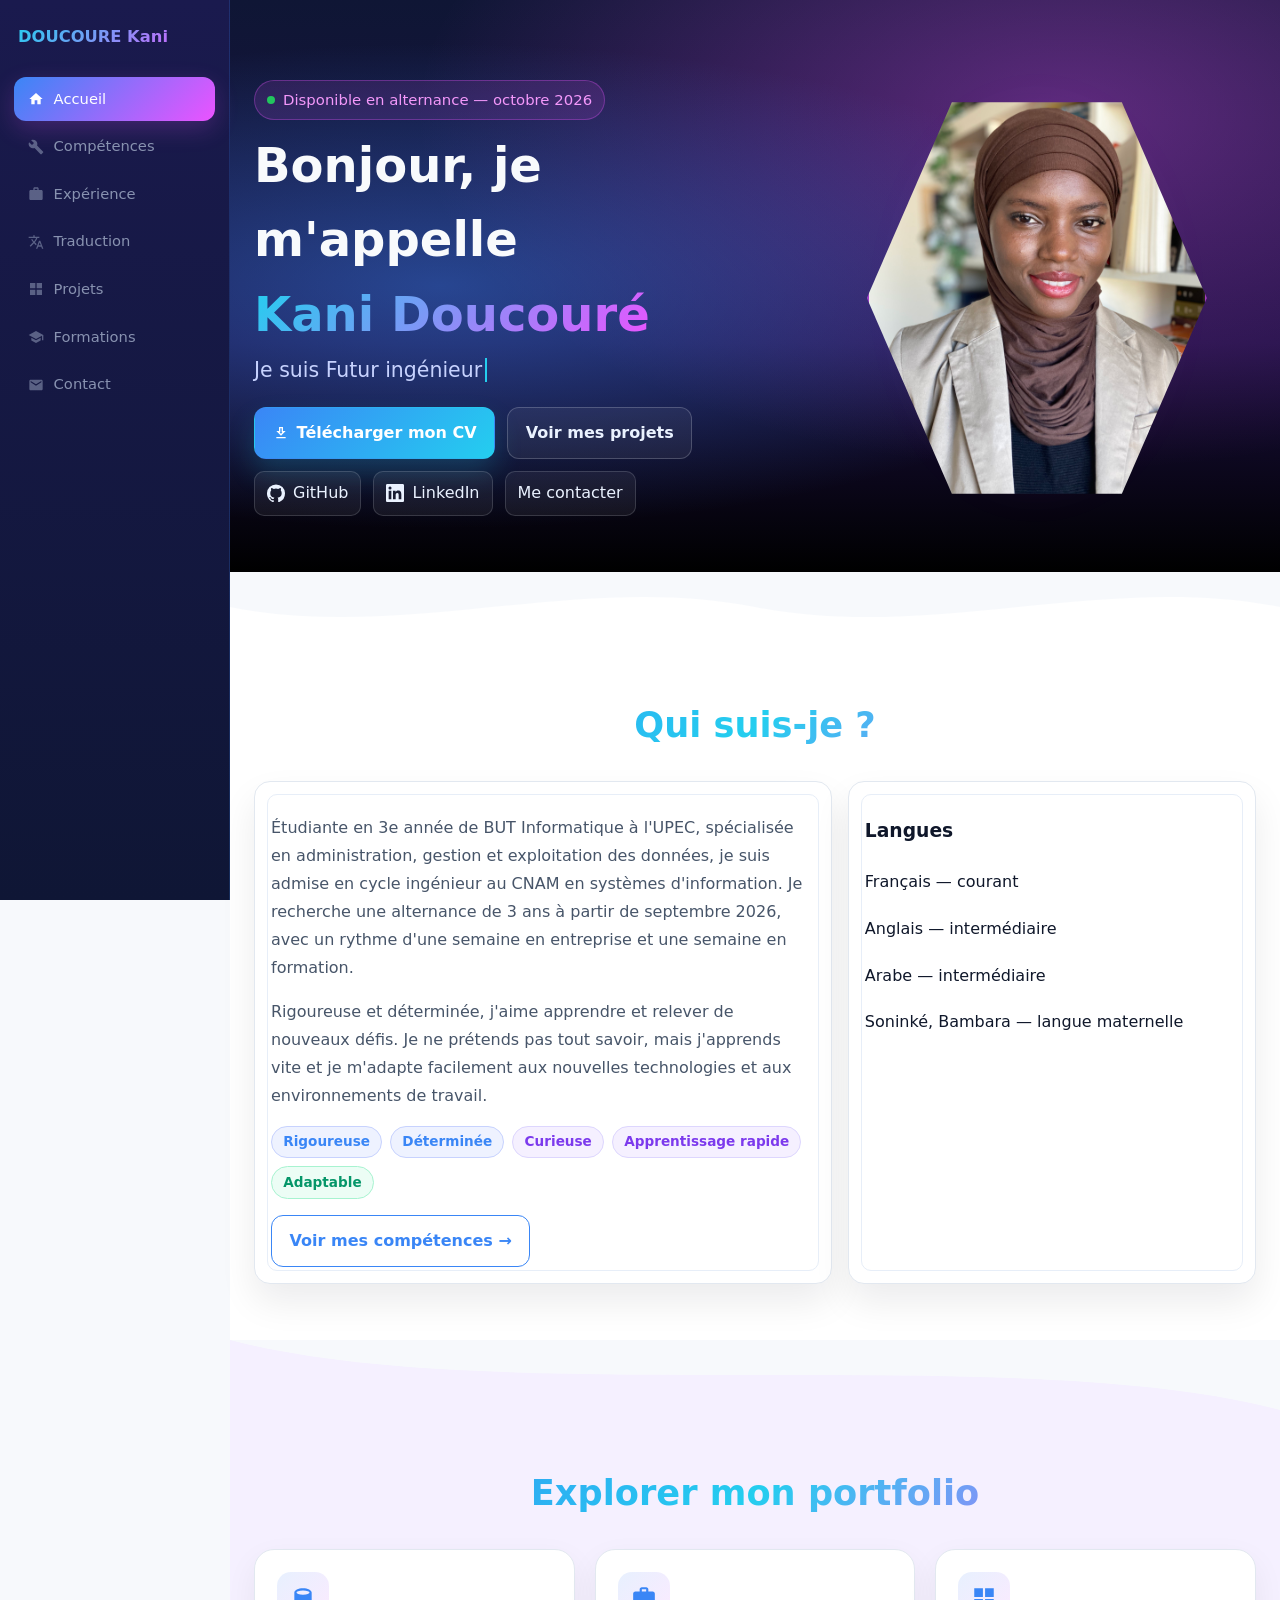
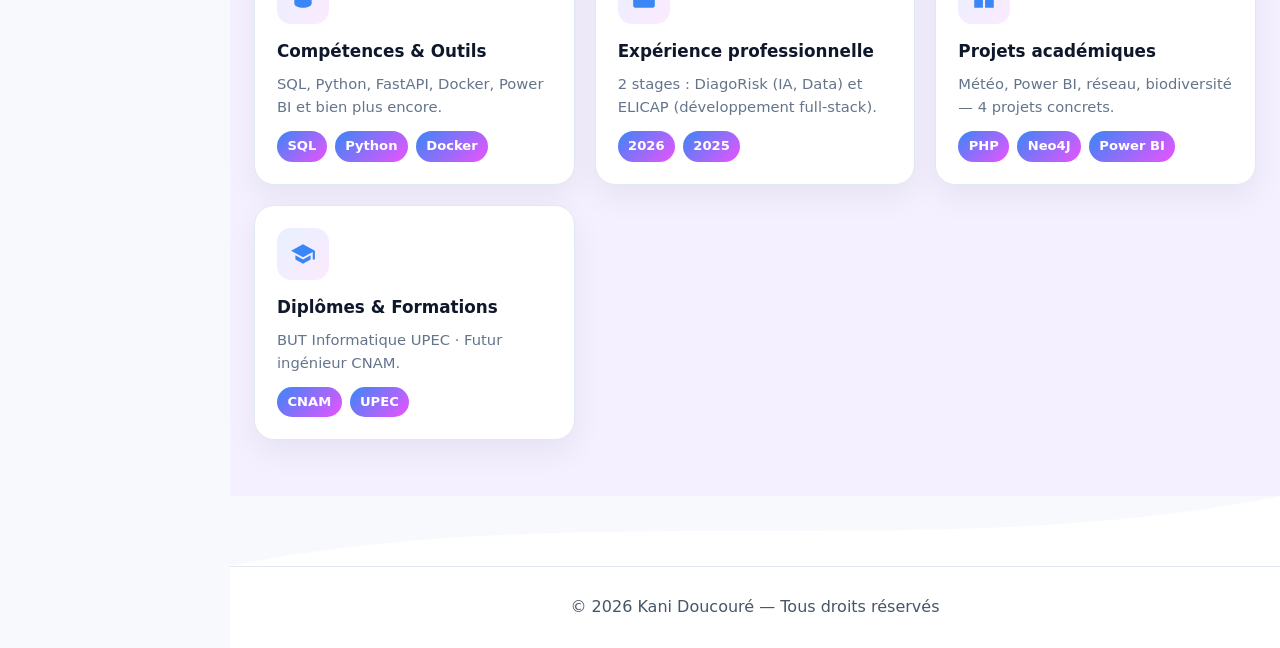
<file: index.html>
<!doctype html>
<html lang="fr">
<head>
  <meta charset="utf-8"/>
  <meta name="viewport" content="width=device-width, initial-scale=1"/>
  <title>Kani Doucouré — Portfolio</title>
  <link rel="stylesheet" href="css/styles.css"/>
</head>
<body>
  <a class="skip-link" href="#main">Aller au contenu</a>
  <header class="side-header" role="banner"></header>
  <button class="back-to-top" id="backToTop" aria-label="Retour en haut">↑</button>

  <!-- HERO -->
  <section class="hero-neo" aria-label="Accueil" style="padding:72px 0 48px;color:#eaf2ff;background:radial-gradient(ellipse at 20% 50%,rgba(58,134,246,.45) 0%,transparent 60%),radial-gradient(ellipse at 80% 20%,rgba(235,83,255,.35) 0%,transparent 55%),linear-gradient(180deg,#0f1635 0%,#1a1040 60%,#000000 100%);">
    <div class="container">
      <div id="main" class="hero-neo-grid-inner" style="display:grid;grid-template-columns:1.1fr .9fr;gap:28px;align-items:center;">

        <!-- Texte -->
        <div>
          <span class="badge pulse">Disponible en alternance — octobre 2026</span>
          <h1 style="margin:.5rem 0 .25rem;font-size:clamp(2rem,1rem + 2.8vw,3rem);color:#f8fafc;">Bonjour, je m'appelle<br><span style="background:linear-gradient(135deg,#24ceef,#eb53ff);-webkit-background-clip:text;background-clip:text;color:transparent;">Kani Doucouré</span></h1>
          <p style="font-size:clamp(1.1rem,.8rem + .6vw,1.35rem);color:#c7d2fe;margin:0 0 .6rem;">Je suis&nbsp;<span class="typing-text" style="border-right:2px solid #24ceef;padding-right:3px;"></span></p>

          <div style="display:flex;gap:12px;flex-wrap:wrap;margin-top:20px;">
            <a class="btn primary" href="docs/CV_Kani_DOUCOURE_Informatique_Alternance.pdf" download>
              <svg viewBox="0 0 24 24" aria-hidden="true" width="16" height="16"><path fill="currentColor" d="M19 9h-4V3H9v6H5l7 7 7-7zm-8 2V5h2v6h1.17L12 13.17 9.83 11H11zm-6 7h14v2H5z"/></svg>
              Télécharger mon CV
            </a>
            <a class="btn ghost" href="projets.html">Voir mes projets</a>
          </div>

          <div class="social-row">
            <a class="social" href="https://github.com/kanisira" target="_blank" rel="noopener">
              <svg viewBox="0 0 24 24" aria-hidden="true"><path fill="currentColor" d="M12 .5A12 12 0 0 0 0 12.76c0 5.41 3.44 9.99 8.21 11.61.6.11.82-.27.82-.6l-.02-2.1c-3.34.75-4.04-1.64-4.04-1.64-.55-1.45-1.35-1.84-1.35-1.84-1.1-.78.08-.77.08-.77 1.22.09 1.86 1.28 1.86 1.28 1.08 1.9 2.84 1.35 3.53 1.03.11-.81.42-1.35.76-1.66-2.66-.31-5.46-1.38-5.46-6.16 0-1.36.46-2.47 1.22-3.34-.12-.31-.53-1.57.11-3.27 0 0 1-.33 3.28 1.27a11.1 11.1 0 0 1 5.97 0c2.28-1.6 3.28-1.27 3.28-1.27.64 1.7.23 2.96.11 3.27.76.87 1.22 1.98 1.22 3.34 0 4.79-2.8 5.84-5.47 6.15.43.38.81 1.12.81 2.26l-.02 3.35c0 .33.22.72.83.6A12.27 12.27 0 0 0 24 12.76 12 12 0 0 0 12 .5Z"/></svg>
              GitHub
            </a>
            <a class="social" href="https://www.linkedin.com/in/kani-doucour%C3%A9-6a21052b5" target="_blank" rel="noopener">
              <svg viewBox="0 0 24 24" aria-hidden="true"><path fill="currentColor" d="M20.447 20.452h-3.554v-5.569c0-1.328-.027-3.037-1.852-3.037-1.853 0-2.136 1.445-2.136 2.939v5.667H9.351V9h3.414v1.561h.046c.477-.9 1.637-1.85 3.37-1.85 3.601 0 4.267 2.37 4.267 5.455v6.286zM5.337 7.433a2.062 2.062 0 0 1-2.063-2.065 2.064 2.064 0 1 1 2.063 2.065zm1.782 13.019H3.555V9h3.564v11.452zM22.225 0H1.771C.792 0 0 .774 0 1.729v20.542C0 23.227.792 24 1.771 24h20.451C23.2 24 24 23.227 24 22.271V1.729C24 .774 23.2 0 22.222 0h.003z"/></svg>
              LinkedIn
            </a>
            <a class="social" href="contact.html">Me contacter</a>
          </div>
        </div>

        <!-- Photo -->
        <div style="display:flex;justify-content:center;">
          <div style="position:relative;width:min(340px,70vw);aspect-ratio:1/1.1;display:grid;place-items:center;">
            <div style="position:absolute;inset:-12% -6%;filter:blur(24px);background:radial-gradient(closest-side,rgba(235,83,255,.45),transparent 70%);z-index:0;"></div>
            <img src="images/photo-kani.jpg" alt="Photo de Kani Doucouré" style="position:relative;z-index:1;width:100%;height:100%;object-fit:cover;clip-path:polygon(25% 6.7%,75% 6.7%,100% 50%,75% 93.3%,25% 93.3%,0% 50%);border:2px solid rgba(235,83,255,.6);box-shadow:0 18px 40px rgba(0,0,0,.5);border-radius:16px;">
          </div>
        </div>

      </div>
    </div>
  </section>

  <div class="wave-divider"><svg viewBox="0 0 1440 70" preserveAspectRatio="none"><path d="M0,35 C240,70 480,0 720,35 C960,70 1200,0 1440,35 L1440,70 L0,70 Z" fill="#ffffff"/></svg></div>

  <!-- PRÉSENTATION RAPIDE -->
  <section class="section sec-white" aria-labelledby="about-title">
    <div class="container">
      <h2 id="about-title" class="section-title">Qui suis-je ?</h2>
      <div class="about-grid">
        <article class="card inner-ring about-card reveal">
          <p class="lead" style="line-height:1.75;">
            Étudiante en 3e année de BUT Informatique à l'UPEC, spécialisée en
            administration, gestion et exploitation des données, je suis admise
            en cycle ingénieur au CNAM en systèmes d'information.
            Je recherche une alternance de 3 ans à partir de septembre 2026,
            avec un rythme d'une semaine en entreprise et une semaine en formation.
          </p>
          <p class="lead" style="line-height:1.75;margin-top:12px;">
            Rigoureuse et déterminée, j'aime apprendre et relever de nouveaux défis.
            Je ne prétends pas tout savoir, mais j'apprends vite et je m'adapte facilement
            aux nouvelles technologies et aux environnements de travail.
          </p>
          <div style="display:flex;flex-wrap:wrap;gap:8px;margin-top:14px;">
            <span style="padding:.3rem .7rem;border-radius:999px;background:#eef2ff;color:#3a86f6;font-size:.85rem;font-weight:600;border:1px solid #c7d2fe;">Rigoureuse</span>
            <span style="padding:.3rem .7rem;border-radius:999px;background:#eef2ff;color:#3a86f6;font-size:.85rem;font-weight:600;border:1px solid #c7d2fe;">Déterminée</span>
            <span style="padding:.3rem .7rem;border-radius:999px;background:#f5f0ff;color:#7c3aed;font-size:.85rem;font-weight:600;border:1px solid #ddd6fe;">Curieuse</span>
            <span style="padding:.3rem .7rem;border-radius:999px;background:#f5f0ff;color:#7c3aed;font-size:.85rem;font-weight:600;border:1px solid #ddd6fe;">Apprentissage rapide</span>
            <span style="padding:.3rem .7rem;border-radius:999px;background:#ecfdf5;color:#059669;font-size:.85rem;font-weight:600;border:1px solid #a7f3d0;">Adaptable</span>
          </div>
          <div style="margin-top:16px;">
            <a class="btn outline" href="competences.html">Voir mes compétences →</a>
          </div>
        </article>
        <aside class="card inner-ring lang-card reveal">
          <h3>Langues</h3>
          <ul class="lang-list">
            <li><span>Français — courant</span></li>
            <li><span>Anglais — intermédiaire</span></li>
            <li><span>Arabe — intermédiaire</span></li>
            <li><span>Soninké, Bambara — langue maternelle</span></li>
          </ul>
        </aside>
      </div>
    </div>
  </section>

  <div class="wave-divider"><svg viewBox="0 0 1440 70" preserveAspectRatio="none"><path d="M0,0 C360,70 1080,0 1440,70 L1440,70 L0,70 Z" fill="#f5f0ff"/></svg></div>

  <!-- APERÇU RAPIDE DES PAGES -->
  <section class="section sec-violet">
    <div class="container">
      <h2 class="section-title">Explorer mon portfolio</h2>
      <div class="cards-grid">

        <a href="competences.html" class="info-card" style="text-decoration:none;">
          <div class="card-icon">
            <svg viewBox="0 0 24 24"><path fill="currentColor" d="M12 3C7.58 3 4 4.79 4 7v10c0 2.21 3.58 4 8 4s8-1.79 8-4V7c0-2.21-3.58-4-8-4Zm0 2c3.87 0 6 .99 6 2s-2.13 2-6 2-6-.99-6-2 2.13-2 6-2Z"/></svg>
          </div>
          <h3>Compétences & Outils</h3>
          <p>SQL, Python, FastAPI, Docker, Power BI et bien plus encore.</p>
          <div class="tech-tags"><span>SQL</span><span>Python</span><span>Docker</span></div>
        </a>

        <a href="experience.html" class="info-card" style="text-decoration:none;">
          <div class="card-icon">
            <svg viewBox="0 0 24 24"><path fill="currentColor" d="M20 6h-4V4c0-1.11-.89-2-2-2h-4c-1.11 0-2 .89-2 2v2H4c-1.11 0-2 .89-2 2v11c0 1.11.89 2 2 2h16c1.11 0 2-.89 2-2V8c0-1.11-.89-2-2-2zm-6 0h-4V4h4v2z"/></svg>
          </div>
          <h3>Expérience professionnelle</h3>
          <p>2 stages : DiagoRisk (IA, Data) et ELICAP (développement full-stack).</p>
          <div class="tech-tags"><span>2026</span><span>2025</span></div>
        </a>

        <a href="projets.html" class="info-card" style="text-decoration:none;">
          <div class="card-icon">
            <svg viewBox="0 0 24 24"><path fill="currentColor" d="M3 3h8v8H3zm10 0h8v8h-8zM3 13h8v8H3zm10 0h8v8h-8z"/></svg>
          </div>
          <h3>Projets académiques</h3>
          <p>Météo, Power BI, réseau, biodiversité — 4 projets concrets.</p>
          <div class="tech-tags"><span>PHP</span><span>Neo4J</span><span>Power BI</span></div>
        </a>

        <a href="formations.html" class="info-card" style="text-decoration:none;">
          <div class="card-icon">
            <svg viewBox="0 0 24 24"><path fill="currentColor" d="M5 13.18v4L12 21l7-3.82v-4L12 17l-7-3.82zM12 3L1 9l11 6 9-4.91V17h2V9L12 3z"/></svg>
          </div>
          <h3>Diplômes & Formations</h3>
          <p>BUT Informatique UPEC · Futur ingénieur CNAM.</p>
          <div class="tech-tags"><span>CNAM</span><span>UPEC</span></div>
        </a>

      </div>
    </div>
  </section>

  <div class="wave-divider"><svg viewBox="0 0 1440 70" preserveAspectRatio="none"><path d="M0,70 C480,0 960,70 1440,0 L1440,70 L0,70 Z" fill="#ffffff"/></svg></div>

  <footer class="footer"><div class="container">© <span id="year"></span> Kani Doucouré — Tous droits réservés</div></footer>
  <script src="js/nav.js" defer></script>
</body>
</html>
</file>
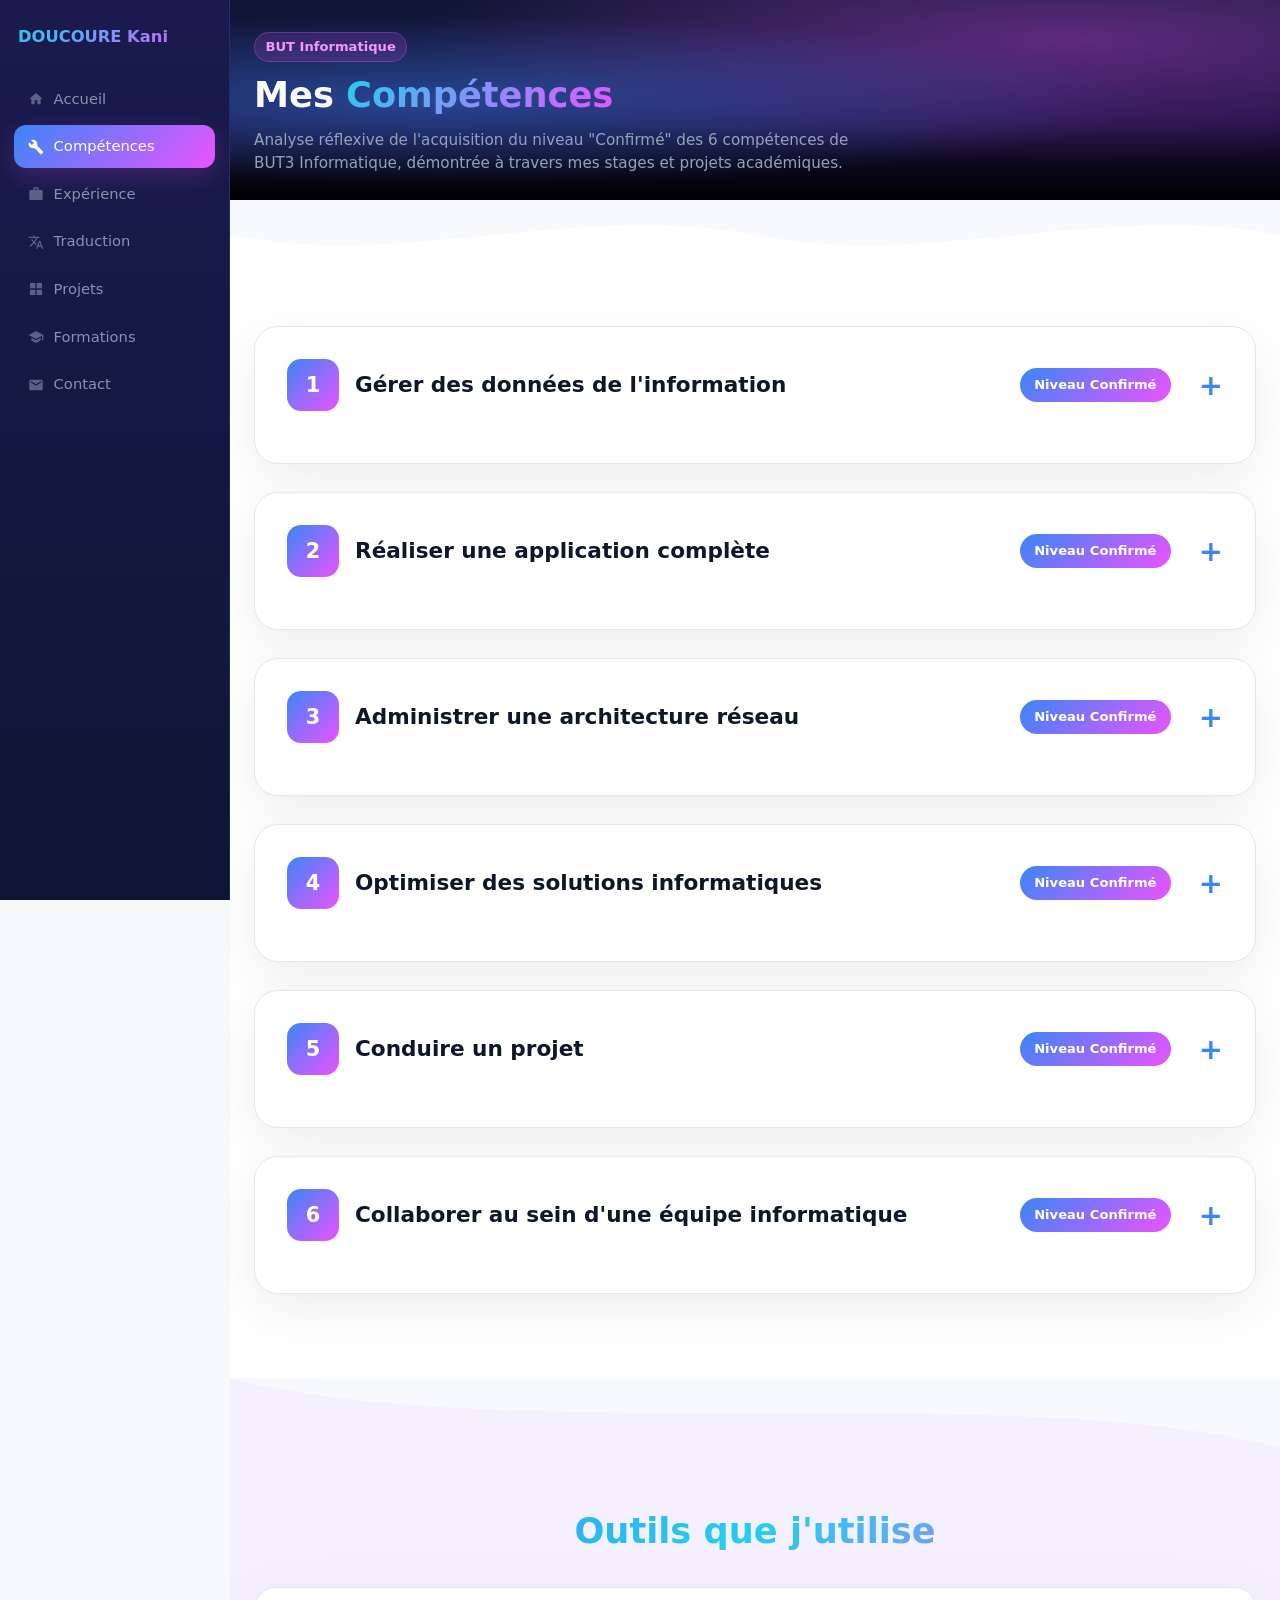
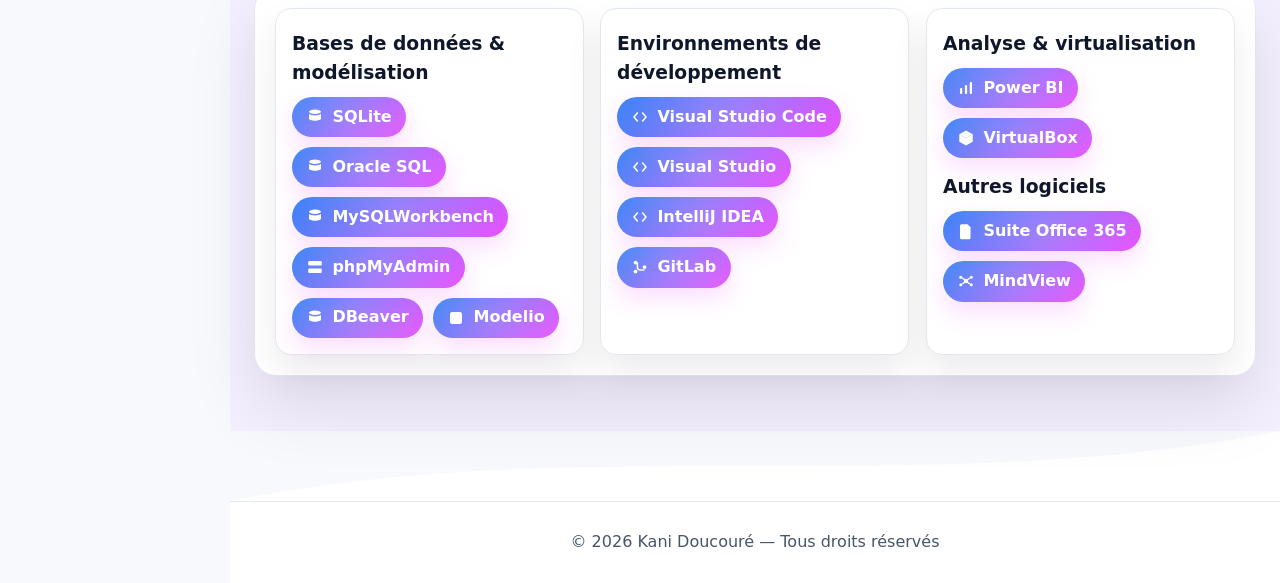
<file: competences.html>
<!doctype html>
<html lang="fr">
<head>
  <meta charset="utf-8"/>
  <meta name="viewport" content="width=device-width, initial-scale=1"/>
  <title>Compétences — Kani Doucouré</title>
  <link rel="stylesheet" href="css/styles.css"/>
  <style>
    .competence-block {
      background: #fff;
      border: 1px solid #e2e8f0;
      border-radius: 24px;
      padding: 32px;
      box-shadow: 0 16px 48px rgba(2,6,23,.07);
      margin-bottom: 28px;
    }
    .competence-header {
      display: flex;
      align-items: center;
      gap: 16px;
      margin-bottom: 20px;
      flex-wrap: wrap;
    }
    .competence-num {
      width: 52px; height: 52px;
      border-radius: 14px;
      background: linear-gradient(135deg, #3a86f6, #eb53ff);
      color: #fff;
      font-size: 1.3rem;
      font-weight: 900;
      display: grid;
      place-items: center;
      flex-shrink: 0;
    }
    .competence-header h2 {
      margin: 0;
      font-size: 1.35rem;
      color: #0f172a;
      background: none;
      -webkit-background-clip: unset;
      background-clip: unset;
      text-align: left;
    }
    .niveau-badge {
      margin-left: auto;
      padding: .4rem .9rem;
      border-radius: 999px;
      background: linear-gradient(135deg, #3a86f6, #eb53ff);
      color: #fff;
      font-size: .82rem;
      font-weight: 700;
      white-space: nowrap;
    }
    .competence-desc {
      color: #475569;
      line-height: 1.75;
      margin-bottom: 20px;
      font-size: .97rem;
    }
    .preuve-grid {
      display: grid;
      grid-template-columns: repeat(auto-fit, minmax(260px, 1fr));
      gap: 14px;
      margin-top: 16px;
    }
    .preuve-card {
      background: #f8fafc;
      border: 1px solid #e2e8f0;
      border-radius: 16px;
      padding: 16px 18px;
      border-left: 4px solid #3a86f6;
    }
    .preuve-card.stage { border-left-color: #3a86f6; }
    .preuve-card.projet { border-left-color: #eb53ff; }
    .preuve-card .preuve-label {
      font-size: .78rem;
      font-weight: 700;
      text-transform: uppercase;
      letter-spacing: .8px;
      margin-bottom: 6px;
    }
    .preuve-card.stage .preuve-label { color: #3a86f6; }
    .preuve-card.projet .preuve-label { color: #eb53ff; }
    .preuve-card h4 {
      margin: 0 0 6px;
      font-size: .97rem;
      color: #0f172a;
    }
    .preuve-card p {
      margin: 0;
      font-size: .88rem;
      color: #64748b;
      line-height: 1.6;
    }
    .reflexion-box {
      background: linear-gradient(135deg, rgba(58,134,246,.06), rgba(235,83,255,.06));
      border: 1px solid rgba(58,134,246,.2);
      border-radius: 16px;
      padding: 18px 20px;
      margin-top: 20px;
    }
    .reflexion-box .reflexion-title {
      font-size: .85rem;
      font-weight: 700;
      color: #3a86f6;
      text-transform: uppercase;
      letter-spacing: .8px;
      margin-bottom: 8px;
    }
    .reflexion-box p {
      margin: 0;
      color: #334155;
      font-size: .93rem;
      line-height: 1.75;
    }
    @media(max-width:640px){
      .competence-block { padding: 20px; }
      .niveau-badge { margin-left: 0; }
    }
    .competence-block {
      cursor: pointer;
    }

    .competence-content {
      display: none;
      margin-top: 20px;
      cursor: default;
    }

    .competence-block.active .competence-content {
      display: block;
    }

    .competence-header {
      cursor: pointer;
    }

    .competence-header::after {
      content: "+";
      margin-left: 12px;
      font-size: 1.8rem;
      font-weight: 800;
      color: #3a86f6;
    }

    .competence-block.active .competence-header::after {
      content: "−";
    }

    .competence-block.active {
      border-color: #3a86f6;
    }
  </style>
</head>
<body>
  <a class="skip-link" href="#main">Aller au contenu</a>
  <header class="side-header" role="banner"></header>
  <button class="back-to-top" id="backToTop" aria-label="Retour en haut">↑</button>

  <div id="main" class="page-hero">
    <div class="container">
      <span class="page-hero-kicker">BUT Informatique</span>
      <h1>Mes <span>Compétences</span></h1>
      <p>Analyse réflexive de l'acquisition du niveau "Confirmé" des 6 compétences de BUT3 Informatique, démontrée à travers mes stages et projets académiques.</p>
    </div>
  </div>
  <div class="wave-divider"><svg viewBox="0 0 1440 70" preserveAspectRatio="none"><path d="M0,35 C240,70 480,0 720,35 C960,70 1200,0 1440,35 L1440,70 L0,70 Z" fill="#ffffff"/></svg></div>

  <!-- COMPÉTENCES -->
  <section class="section sec-white">
    <div class="container">

      <!-- ===== COMPÉTENCE 1 ===== -->
      <div class="competence-block reveal">
        <div class="competence-header">
          <div class="competence-num">1</div>
          <h2>Gérer des données de l'information</h2>
          <span class="niveau-badge">Niveau Confirmé</span>
        </div>

        <div class="competence-content">
          <p class="competence-desc">
            Concevoir, administrer et exploiter des bases de données relationnelles et non relationnelles.
            Optimiser les requêtes, structurer les données et mettre en place des solutions de stockage adaptées aux besoins métier.
          </p>

          <div class="tech-tags" style="margin-bottom:20px;">
            <span>SQL</span><span>MariaDB</span><span>MySQL</span><span>Redis</span>
            <span>Qdrant</span><span>Neo4J</span><span>Supabase</span><span>Oracle SQL</span>
          </div>

          <h3 style="font-size:1rem;color:#0f172a;margin:0 0 10px;">Preuves d'acquisition</h3>
          <div class="preuve-grid">
            
            <div class="preuve-card stage">
              <div class="preuve-label">Stage DiagoRisk — 2026</div>
              <h4>Architecture multi-modèles pour l'IA</h4>
              <p>Mise en place d'une base vectorielle Qdrant pour la recherche sémantique, Redis pour la mémoire conversationnelle et MariaDB pour le stockage structuré.</p>
            </div>
            <div class="preuve-card stage">
              <div class="preuve-label">Stage ELICAP — 2025</div>
              <h4>Administration MySQL</h4>
              <p>Gestion complète de la base de données de recrutement : modélisation des tables, vérification des contraintes d'intégrité, correction et mise à jour des structures SQL.</p>
            </div>
            <div class="preuve-card projet">
              <div class="preuve-label">Projet académique — UPEC</div>
              <h4>Application météo & BDD SYNOP</h4>
              <p>Création et exploitation d'une base de données météorologique à partir de l'API SYNOP. Conception du schéma relationnel, import et visualisation des données.</p>
              <a href="https://github.com/kanisira/Meteo-project"
                target="_blank"
                class="github-link">
                🔗 Voir le projet sur GitHub
              </a>
            </div>
            <div class="preuve-card projet">
              <div class="preuve-label">Projet académique — UPEC</div>
              <h4>Biodiversité aéroportuaire</h4>
              <p>Mise en œuvre d'une architecture multi-modèles : SQL (Supabase), graphe (Neo4J) et vectorielle (Qdrant) pour la gestion et l'analyse de données environnementales.</p>
            </div>
          </div>

          <div class="reflexion-box">
            <div class="reflexion-title">Analyse réflexive</div>
            <p>
              À travers mes deux stages et mes projets académiques, j'ai acquis une maîtrise complète du cycle de vie des données : de la modélisation à l'optimisation en passant par l'exploitation.
              Chez DiagoRisk, j'ai travaillé sur des volumes importants de données réelles, ce qui m'a permis de comprendre les enjeux de performance et de fiabilité en contexte professionnel.
              La diversité des technologies utilisées (relationnelle, vectorielle, graphe, clé-valeur) démontre ma capacité à choisir et combiner les outils adaptés à chaque besoin.
            </p>
          </div>
        </div>
      </div>

      <!-- ===== COMPÉTENCE 2 ===== -->
      <div class="competence-block reveal">
        <div class="competence-header">
          <div class="competence-num">2</div>
          <h2>Réaliser une application complète</h2>
          <span class="niveau-badge">Niveau Confirmé</span>
        </div>

        <div class="competence-content">
          <p class="competence-desc">
            Partir des exigences d’un besoin métier pour concevoir, développer, tester et livrer une application complète,
            en respectant les bonnes pratiques de développement logiciel.
          </p>

          <div class="tech-tags" style="margin-bottom:20px;">
            <span>PHP</span><span>Python</span><span>Java</span><span>HTML/CSS</span><span>JavaScript</span><span>TypeScript</span><span>FastAPI</span>
            <span>Docker</span><span>Git</span><span>SQL</span>
          </div>

          <h3 style="font-size:1rem;color:#0f172a;margin:0 0 10px;">Preuves d'acquisition</h3>
          <div class="preuve-grid">
            <div class="preuve-card stage">
              <div class="preuve-label">Stage DiagoRisk — 2026</div>
              <h4>Assistant IA IAgo</h4>
              <p>Conception et développement d’un assistant conversationnel avec FastAPI, React, Docker, MariaDB, Redis et Qdrant.</p>
            </div>

            <div class="preuve-card stage">
              <div class="preuve-label">Stage ELICAP — 2025</div>
              <h4>Application de recrutement</h4>
              <p>Participation au développement d’une application interne répondant aux besoins du processus de recrutement.</p>
            </div>

            <div class="preuve-card projet">
              <div class="preuve-label">Projet académique — UPEC</div>
              <h4>Application météo MVC</h4>
              <p>Conception et développement d'une application web en architecture MVC (Model, View, Controller) dédiée à la visualisation des données météorologiques de la France, depuis l'analyse des besoins jusqu'à la livraison finale.</p>
              <a href="https://github.com/kanisira/Meteo-project"
                target="_blank"
                class="github-link">
                🔗 Voir le projet sur GitHub
              </a>
            </div>
            <div class="preuve-card projet">
              <div class="preuve-label">Projet académique — UPEC</div>

              <h4>Analyse de la qualité de l'eau potable en France</h4>

              <p>
                  Conception et développement d'une application web en architecture MVC (Model, View, Controller) permettant d'analyser la qualité de l'eau potable en France. Création de la base de données à partir d'un cahier des charges, intégration de données statiques et dynamiques issues d'une API, développement des scripts Python d'importation et visualisation des résultats à l'aide d'un tableau de bord interactif.
              </p>
              <a href="https://github.com/kanisira/Eau-potable-en-France"
                target="_blank"
                class="github-link">
                🔗 Voir le projet sur GitHub
              </a>
          </div>
          </div>

          <div class="reflexion-box">
            <div class="reflexion-title">Analyse réflexive</div>
            <p>
              Cette compétence m’a permis de comprendre toutes les étapes de création d’une application complète :
              analyse du besoin, conception, développement, tests et mise en service. Mes projets et stages m’ont appris
              à transformer une demande concrète en solution fonctionnelle.
            </p>
          </div>
        </div>
      </div>

      <!-- ===== COMPÉTENCE 3 ===== -->
      <div class="competence-block reveal">
        <div class="competence-header">
          <div class="competence-num">3</div>
          <h2>Administrer une architecture réseau</h2>
          <span class="niveau-badge">Niveau Confirmé</span>
        </div>

        <div class="competence-content">
          <p class="competence-desc">
            Déployer, configurer, sécuriser et administrer des services dans une architecture réseau,
            en assurant leur disponibilité et leur bon fonctionnement.
          </p>

          <div class="tech-tags" style="margin-bottom:20px;">
            <span>Linux</span><span>Ubuntu</span><span>Rocky Linux</span><span>Docker</span>
            <span>SSH</span><span>Apache</span><span>SSL</span><span>VirtualBox</span>
          </div>

          <h3 style="font-size:1rem;color:#0f172a;margin:0 0 10px;">Preuves d'acquisition</h3>
          <div class="preuve-grid">
            <div class="preuve-card stage">
              <div class="preuve-label">Stage DiagoRisk — 2026</div>
              <h4>Déploiement Docker</h4>
              <p>Déploiement d’une architecture complète avec FastAPI, React, MariaDB, Redis et Qdrant sur un serveur Ubuntu.</p>
            </div>

            <div class="preuve-card stage">
              <div class="preuve-label">Stage DiagoRisk — 2026</div>
              <h4>Administration système</h4>
              <p>Mise à jour de serveurs Linux, gestion des certificats SSL, sauvegardes et configuration d’un tunnel SSH sécurisé.</p>
            </div>

            <div class="preuve-card projet">
              <div class="preuve-label">Projet académique — UPEC</div>
              <h4>Services réseau</h4>
              <p>Configuration de services DHCP, SSH, FTP et serveur Web sur machines virtuelles avec documentation technique.</p>
            </div>
          </div>

          <div class="reflexion-box">
            <div class="reflexion-title">Analyse réflexive</div>
            <p>
              Cette compétence m’a permis de développer des bases solides en administration système et réseau.
              Grâce à mes projets et à mon stage chez DiagoRisk, j’ai appris à déployer des services, sécuriser une infrastructure
              et maintenir un environnement fonctionnel.
            </p>
          </div>
        </div>
      </div>


      <!-- ===== COMPÉTENCE 4 ===== -->
      <div class="competence-block reveal">
        <div class="competence-header">
          <div class="competence-num">4</div>
          <h2>Optimiser des solutions informatiques</h2>
          <span class="niveau-badge">Niveau Confirmé</span>
        </div>

        <div class="competence-content">
          <p class="competence-desc">
            Sélectionner les algorithmes, structures de données et solutions techniques les plus adaptés afin d’améliorer
            les performances et la fiabilité d’une application.
          </p>

          <div class="tech-tags" style="margin-bottom:20px;">
            <span>SQL</span><span>MariaDB</span><span>Python</span><span>Qdrant</span>
            <span>Redis</span><span>Indexation</span><span>Algorithmes</span>
          </div>

          <h3 style="font-size:1rem;color:#0f172a;margin:0 0 10px;">Preuves d'acquisition</h3>
          <div class="preuve-grid">
            <div class="preuve-card stage">
              <div class="preuve-label">Stage DiagoRisk — 2026</div>
              <h4>Optimisation de bases de données</h4>
              <p>Création d'index SQL sur des tables de plusieurs millions de lignes, réduisant significativement les temps de requête. Administration complète avec MariaDB et DBeaver.</p>
            </div>

            <div class="preuve-card projet">
                <div class="preuve-label">Projet académique — UPEC</div>

                <h4>Comparaison des algorithmes de tri</h4>

                <p>
                    Projet réalisé en équipe de sept étudiants visant à comparer les performances de différents algorithmes de tri. J'ai étudié le tri par sélection en le développant sur LARP, en langage C et en Python, puis analysé sa complexité temporelle (meilleur cas, cas moyen et pire cas). Les résultats obtenus ont ensuite été confrontés à ceux des autres algorithmes étudiés par l'équipe afin d'évaluer leurs performances et d'identifier les solutions les plus adaptées selon les contextes d'utilisation.
                </p>
                <a href="https://github.com/kanisira/Algorithme-tri"
                target="_blank"
                class="github-link">
                🔗 Voir le projet sur GitHub
              </a>
            </div>

            <div class="preuve-card stage">
              <div class="preuve-label">Stage DiagoRisk — 2026</div>
              <h4>Recherche sémantique</h4>
              <p>Utilisation de Qdrant pour optimiser la recherche vectorielle dans l’assistant IA et améliorer la pertinence des réponses.</p>
            </div>

            <div class="preuve-card projet">
              <div class="preuve-label">Projet académique — UPEC</div>
              <h4>Données météorologiques</h4>
              <p>Traitement, structuration et exploitation de données issues de l’API SYNOP pour produire une application performante.</p>
            </div>
          </div>

          <div class="reflexion-box">
            <div class="reflexion-title">Analyse réflexive</div>
            <p>
              J’ai appris que l’optimisation ne concerne pas seulement le code, mais aussi le choix des technologies,
              des algorithmes et de l’organisation des données. Mes expériences m’ont permis de choisir des solutions
              adaptées selon les contraintes de performance et de volume.
            </p>
          </div>
        </div>
      </div>


      <!-- ===== COMPÉTENCE 5 ===== -->
      <div class="competence-block reveal">
        <div class="competence-header">
          <div class="competence-num">5</div>
          <h2>Conduire un projet</h2>
          <span class="niveau-badge">Niveau Confirmé</span>
        </div>

        <div class="competence-content">
          <p class="competence-desc">
            Analyser les besoins, planifier les tâches, produire une documentation technique et assurer le suivi
            d'un projet informatique en respectant les contraintes de délai et de qualité.
          </p>

          <div class="tech-tags" style="margin-bottom:20px;">
            <span>GitLab</span><span>GitHub</span><span>MindView</span>
            <span>Documentation</span><span>Analyse des besoins</span>
          </div>

          <h3 style="font-size:1rem;color:#0f172a;margin:0 0 10px;">Preuves d'acquisition</h3>
          <div class="preuve-grid">
            <div class="preuve-card stage">
              <div class="preuve-label">Stage DiagoRisk — 2026</div>
              <h4>Gestion de projet technique</h4>
              <p>Participation à la planification et au suivi des missions techniques. Rédaction de documentations avec PowerPoint.</p>
            </div>
            <div class="preuve-card stage">
              <div class="preuve-label">Stage DiagoRisk — 2026</div>
              <h4>Déploiement en production</h4>
              <p>Pilotage du déploiement de l'assistant IA sur serveur Ubuntu avec Docker : planification des étapes, tests et mise en service de l'application.</p>
            </div>
            <div class="preuve-card stage">
              <div class="preuve-label">Stage ELICAP — 2025</div>
              <h4>Analyse et organisation du projet</h4>
              <p>Analyse du processus de recrutement et création d'un organigramme facilitant l'intégration et la compréhension du projet par les nouveaux employés..</p>
            </div>
            <div class="preuve-card projet">
              <div class="preuve-label">Projet académique — UPEC</div>
              <h4>Application météo</h4>
              <p>En tant que cheffe de projet, j'ai coordonné l'organisation et la répartition des tâches au sein de l'équipe. J'ai également participé à la conception et au développement d'une application web en architecture MVC (Model, View, Controller) dédiée à la visualisation des données météorologiques de la France, de l'analyse des besoins jusqu'à la livraison finale.</p>
            </div>
            <div class="preuve-card projet">
              <div class="preuve-label">Projet académique — UPEC</div>
              <h4>Services réseau</h4>
              <p>Planification et mise en œuvre d'une infrastructure réseau complète sur machines virtuelles : DHCP, SSH, FTP et serveur Web, avec documentation des configurations.</p>
            </div>
          </div>

          <div class="reflexion-box">
            <div class="reflexion-title">Analyse réflexive</div>
            <p>
              La conduite de projet est une compétence que j'ai développée progressivement, d'abord dans le cadre académique puis en environnement professionnel réel.
              Chez ELICAP, j'ai appris à traduire un besoin métier (le recrutement) en solutions techniques concrètes, en maintenant un dialogue constant avec les parties prenantes.
              Chez DiagoRisk, j'ai géré des projets complexes impliquant plusieurs technologies simultanément, ce qui m'a appris à prioriser et à anticiper les dépendances entre les tâches.
            </p>
          </div>
        </div>
      </div>

      <!-- ===== COMPÉTENCE 6 ===== -->
      <div class="competence-block reveal">
        <div class="competence-header">
          <div class="competence-num">6</div>
          <h2>Collaborer au sein d'une équipe informatique</h2>
          <span class="niveau-badge">Niveau Confirmé</span>
        </div>

        <div class="competence-content">
          <p class="competence-desc">
            Travailler efficacement en équipe, communiquer avec les différents acteurs d'un projet,
            partager les connaissances techniques et s'intégrer dans un environnement professionnel.
          </p>

          <div class="tech-tags" style="margin-bottom:20px;">
            <span>Communication</span><span>Travail d'équipe</span>
            <span>Transmission</span><span>GitLab</span><span>GitHub</span><span>Trello</span>
          </div>

          <h3 style="font-size:1rem;color:#0f172a;margin:0 0 10px;">Preuves d'acquisition</h3>
          <div class="preuve-grid">
            <div class="preuve-card stage">
              <div class="preuve-label">Stage DiagoRisk — 2026</div>
              <h4>Transmission des connaissances</h4>
              <p>Création de guides techniques et présentation des travaux réalisés (assistant IA, sécurisation des API, infrastructure Docker), afin d'assurer la compréhension et l'évolution des solutions développées.</p>
            </div>
            <div class="preuve-card stage">
              <div class="preuve-label">Stage DiagoRisk — 2026</div>
              <h4>Collaboration avec les équipes métier</h4>
              <p>Échanges réguliers avec les équipes pour comprendre les besoins liés aux risques climatiques agricoles.</p>
            </div>
            <div class="preuve-card stage">
              <div class="preuve-label">Stage ELICAP — 2025</div>
              <h4>Travail inter-équipes</h4>
              <p>Collaboration active entre les équipes RH et informatique pour co-construire l'application de recrutement. Réunions fréquentes, écoute des besoins et ajustements réguliers.</p>
            </div>
            <div class="preuve-card projet">
              <div class="preuve-label">Projet académique — UPEC</div>
              <h4>Projets en équipe</h4>
              <p>Développement collaboratif sur GitHub pour les projets météo et biodiversité : gestion des branches, revues de code, partage des tâches et intégration continue.</p>
            </div>
            <div class="preuve-card projet">
              <div class="preuve-label">Projet académique — UPEC</div>
              <h4>Biodiversité aéroportuaire</h4>
              <p>Travail en équipe pluridisciplinaire : répartition des rôles (backend, data, IA), communication régulière.</p>
            </div>
          </div>

          <div class="reflexion-box">
            <div class="reflexion-title">Analyse réflexive</div>
            <p>
              La collaboration est au cœur de ma façon de travailler. Dans chacune de mes expériences, j'ai veillé à maintenir une communication claire et régulière avec toutes les parties prenantes.
              J'ai appris que la réussite d'un projet technique repose autant sur les compétences humaines que sur les compétences techniques.
              Ma capacité à m'adapter aux interlocuteurs qu'il s'agisse de développeurs, de professionnels RH m'a permis de contribuer efficacement à chaque projet.
            </p>
          </div>
        </div>
      </div>
      

    </div>
  </section>

  <div class="wave-divider"><svg viewBox="0 0 1440 70" preserveAspectRatio="none"><path d="M0,0 C360,70 1080,0 1440,70 L1440,70 L0,70 Z" fill="#f5f0ff"/></svg></div>

  <!-- OUTILS -->
  <section class="section sec-violet">
    <div class="container">
      <h2 class="section-title">Outils que j'utilise</h2>
      <div class="tools-panel tilt-3d">
        <div class="tools-grid-3">
          <article class="card tool-card tilt-3d">
            <h3>Bases de données & modélisation</h3>
            <div class="tool-tags">
              <span class="tool" data-tool="SQLite">SQLite</span>
              <span class="tool" data-tool="Oracle SQL">Oracle SQL</span>
              <span class="tool" data-tool="MySQL Workbench">MySQLWorkbench</span>
              <span class="tool" data-tool="phpMyAdmin">phpMyAdmin</span>
              <span class="tool" data-tool="DBeaver">DBeaver</span>
              <span class="tool" data-tool="Modelio">Modelio</span>
            </div>
          </article>
          <article class="card tool-card tilt-3d">
            <h3>Environnements de développement</h3>
            <div class="tool-tags">
              <span class="tool" data-tool="Visual Studio Code">Visual Studio Code</span>
              <span class="tool" data-tool="Visual Studio">Visual Studio</span>
              <span class="tool" data-tool="IntelliJ IDEA">IntelliJ IDEA</span>
              <span class="tool" data-tool="GitLab">GitLab</span>
            </div>
          </article>
          <article class="card tool-card tilt-3d">
            <h3>Analyse & virtualisation</h3>
            <div class="tool-tags">
              <span class="tool" data-tool="Power BI">Power BI</span>
              <span class="tool" data-tool="VirtualBox">VirtualBox</span>
            </div>
            <h3 style="margin-top:14px">Autres logiciels</h3>
            <div class="tool-tags">
              <span class="tool" data-tool="Office 365">Suite Office 365</span>
              <span class="tool" data-tool="MindView">MindView</span>
            </div>
          </article>
        </div>
      </div>
    </div>
  </section>

  <div class="wave-divider"><svg viewBox="0 0 1440 70" preserveAspectRatio="none"><path d="M0,70 C480,0 960,70 1440,0 L1440,70 L0,70 Z" fill="#ffffff"/></svg></div>
  <footer class="footer"><div class="container">© <span id="year"></span> Kani Doucouré — Tous droits réservés</div></footer>
  <script src="js/nav.js" defer></script>
  <script>
    // Accordéon : afficher/cacher le contenu d'une compétence au clic
    document.querySelectorAll('.competence-block').forEach(function (block) {
      var header = block.querySelector('.competence-header');
      header.addEventListener('click', function () {
        block.classList.toggle('active');
      });
    });
  </script>
</body>
</html>
</file>
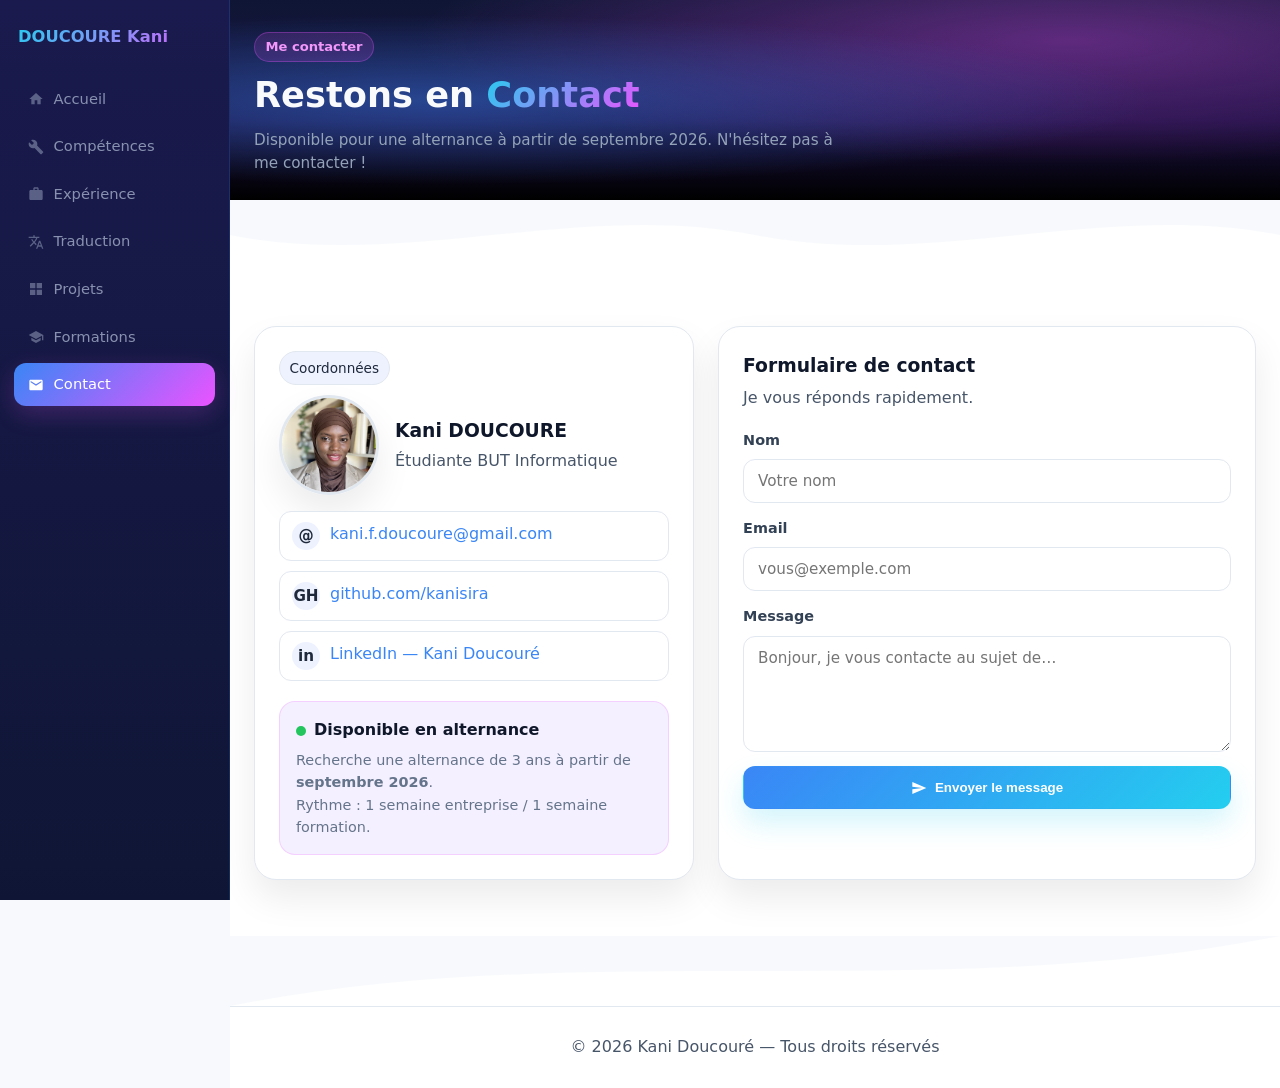
<file: contact.html>
<!doctype html>
<html lang="fr">
<head>
  <meta charset="utf-8"/>
  <meta name="viewport" content="width=device-width, initial-scale=1"/>
  <title>Contact — Kani Doucouré</title>
  <link rel="stylesheet" href="css/styles.css"/>
</head>
<body>
  <a class="skip-link" href="#main">Aller au contenu</a>
  <header class="side-header" role="banner"></header>
  <button class="back-to-top" id="backToTop" aria-label="Retour en haut">↑</button>

  <div id="main" class="page-hero">
    <div class="container">
      <span class="page-hero-kicker">Me contacter</span>
      <h1>Restons en <span>Contact</span></h1>
      <p>Disponible pour une alternance à partir de septembre 2026. N'hésitez pas à me contacter !</p>
    </div>
  </div>
  <div class="wave-divider"><svg viewBox="0 0 1440 70" preserveAspectRatio="none"><path d="M0,35 C240,70 480,0 720,35 C960,70 1200,0 1440,35 L1440,70 L0,70 Z" fill="#ffffff"/></svg></div>

  <section class="section sec-white">
    <div class="container">
      <div class="contact-layout">

        <div class="contact-card">
          <span class="card-title">Coordonnées</span>
          <div class="profile">
            <img src="images/kani_mini.jpg" alt="Photo de Kani Doucouré">
            <div>
              <h3 class="name">Kani DOUCOURE</h3>
              <p class="role">Étudiante BUT Informatique</p>
            </div>
          </div>
          <ul class="contact-list">
            <li>
              <span class="ico">@</span>
              <a href="mailto:kani.f.doucoure@gmail.com">kani.f.doucoure@gmail.com</a>
            </li>
            <li>
              <span class="ico">GH</span>
              <a href="https://github.com/kanisira" target="_blank" rel="noopener">github.com/kanisira</a>
            </li>
            <li>
              <span class="ico">in</span>
              <a href="https://www.linkedin.com/in/kani-doucour%C3%A9-6a21052b5" target="_blank" rel="noopener">LinkedIn — Kani Doucouré</a>
            </li>
          </ul>

          <!-- Badge disponibilité -->
          <div style="margin-top:20px;padding:16px;background:#f5f0ff;border-radius:16px;border:1px solid rgba(235,83,255,.2);">
            <div style="display:flex;align-items:center;gap:8px;margin-bottom:6px;">
              <span style="width:10px;height:10px;border-radius:50%;background:#22c55e;display:inline-block;animation:pulse 1.6s infinite;"></span>
              <span style="font-weight:700;color:#0f172a;">Disponible en alternance</span>
            </div>
            <p style="margin:0;font-size:.9rem;color:#64748b;">Recherche une alternance de 3 ans à partir de <strong>septembre 2026</strong>.<br>Rythme : 1 semaine entreprise / 1 semaine formation.</p>
          </div>
        </div>

        <div class="contact-card">
          <form action="https://api.web3forms.com/submit" method="POST">
            <input type="hidden" name="access_key" value="9d52b53a-a514-4801-ba2f-623bbc764a59">
            <h3 style="margin:0 0 6px;">Formulaire de contact</h3>
            <p class="lead" style="margin:0 0 18px;">Je vous réponds rapidement.</p>
            <div class="field">
              <label for="name">Nom</label>
              <input id="name" name="name" type="text" placeholder="Votre nom" required>
            </div>
            <div class="field">
              <label for="email">Email</label>
              <input id="email" name="email" type="email" placeholder="vous@exemple.com" required>
            </div>
            <div class="field">
              <label for="message">Message</label>
              <textarea id="message" name="message" rows="5" placeholder="Bonjour, je vous contacte au sujet de…" required></textarea>
            </div>
            <button class="btn primary" type="submit" style="width:100%;justify-content:center;">
              <svg viewBox="0 0 24 24" aria-hidden="true" width="16" height="16"><path fill="currentColor" d="M2.01 21L23 12 2.01 3 2 10l15 2-15 2z"/></svg>
              Envoyer le message
            </button>
          </form>
        </div>

      </div>
    </div>
  </section>

  <div class="wave-divider"><svg viewBox="0 0 1440 70" preserveAspectRatio="none"><path d="M0,70 C480,0 960,70 1440,0 L1440,70 L0,70 Z" fill="#ffffff"/></svg></div>
  <footer class="footer"><div class="container">© <span id="year"></span> Kani Doucouré — Tous droits réservés</div></footer>
  <script src="js/nav.js" defer></script>
</body>
</html>
</file>
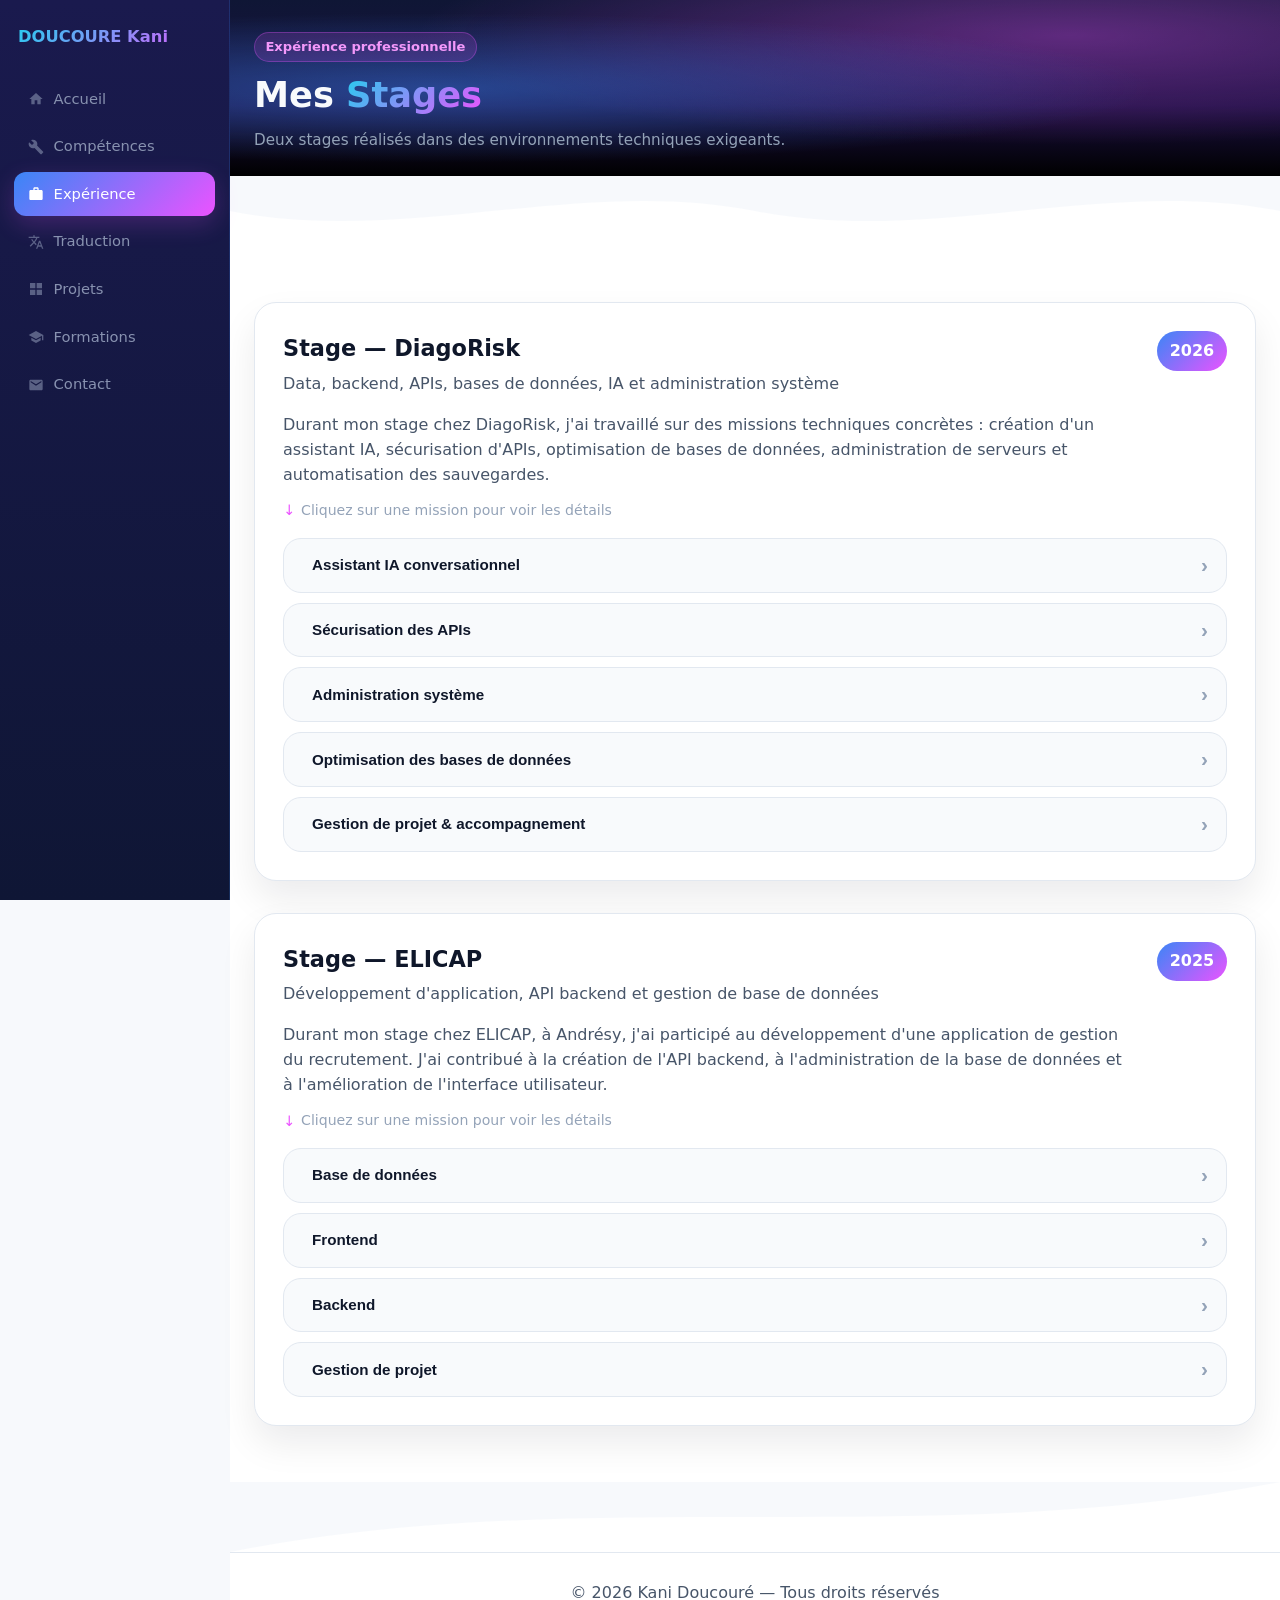
<file: experience.html>
<!doctype html>
<html lang="fr">
<head>
  <meta charset="utf-8"/>
  <meta name="viewport" content="width=device-width, initial-scale=1"/>
  <title>Expérience — Kani Doucouré</title>
  <link rel="stylesheet" href="css/styles.css"/>
</head>
<body>
  <a class="skip-link" href="#main">Aller au contenu</a>
  <header class="side-header" role="banner"></header>
  <button class="back-to-top" id="backToTop" aria-label="Retour en haut">↑</button>

  <div id="main" class="page-hero">
    <div class="container">
      <span class="page-hero-kicker">Expérience professionnelle</span>
      <h1>Mes <span>Stages</span></h1>
      <p>Deux stages réalisés dans des environnements techniques exigeants.</p>
    </div>
  </div>
  <div class="wave-divider"><svg viewBox="0 0 1440 70" preserveAspectRatio="none"><path d="M0,35 C240,70 480,0 720,35 C960,70 1200,0 1440,35 L1440,70 L0,70 Z" fill="#ffffff"/></svg></div>

  <section class="section sec-white">
    <div class="container">

      <!-- DIAGORISK -->
      <article class="experience-card reveal">
        <div class="experience-header">
          <div>
            <h3>Stage — DiagoRisk</h3>
            <p class="experience-subtitle">Data, backend, APIs, bases de données, IA et administration système</p>
          </div>
          <span class="experience-date">2026</span>
        </div>
        <p class="experience-intro">
          Durant mon stage chez DiagoRisk, j'ai travaillé sur des missions techniques concrètes :
          création d'un assistant IA, sécurisation d'APIs, optimisation de bases de données,
          administration de serveurs et automatisation des sauvegardes.
        </p>
        <p class="accordion-hint">Cliquez sur une mission pour voir les détails</p>
        <div class="mission-grid">

          <article class="mission-card accordion-card">
            <button class="accordion-trigger" type="button" aria-expanded="false">
              <span class="mission-icon"></span>
              <span class="mission-title">Assistant IA conversationnel</span>
              <span class="accordion-arrow" aria-hidden="true">›</span>
            </button>
            <div class="accordion-body" hidden>
              <ul>
                <li><strong>Objectif :</strong> développer un assistant IA conversationnel dédié aux risques climatiques agricoles.</li>
                <li><strong>Architecture :</strong> mise en place d'une base vectorielle (Qdrant), d'une mémoire conversationnelle (Redis) et d'une base SQL (MariaDB).</li>
                <li><strong>Données :</strong> importation, nettoyage et structuration de fichiers CSV.</li>
                <li><strong>IA générative :</strong> intégration du modèle Claude pour générer des réponses en langage naturel.</li>
                <li><strong>Backend :</strong> développement d'APIs avec FastAPI.</li>
                <li><strong>Déploiement :</strong> mise en production sur un serveur Ubuntu avec Docker.</li>
                <li><strong>Résultat :</strong> une interface de chatbot moderne permettant aux utilisateurs d'obtenir des réponses rapidement.</li>
              </ul>
              <div class="tech-tags"><span>Python</span><span>FastAPI</span><span>Qdrant</span><span>Redis</span><span>MariaDB</span><span>LlamaIndex</span><span>Docker</span><span>React</span></div>
            </div>
          </article>

          <article class="mission-card accordion-card">
            <button class="accordion-trigger" type="button" aria-expanded="false">
              <span class="mission-icon"></span>
              <span class="mission-title">Sécurisation des APIs</span>
              <span class="accordion-arrow" aria-hidden="true">›</span>
            </button>
            <div class="accordion-body" hidden>
              <ul>
                <li><strong>Authentification :</strong> création de tokens sécurisés pour contrôler l'accès aux APIs.</li>
                <li><strong>Protection des données :</strong> requêtes paramétrées pour limiter les risques d'injection.</li>
                <li><strong>Vérification :</strong> validation des tokens côté API avant l'exécution des requêtes.</li>
                <li><strong>Sécurisation :</strong> passage de certaines requêtes sensibles en méthode POST.</li>
              </ul>
              <div class="tech-tags"><span>PHP</span><span>R Plumber</span><span>MySQL</span><span>JavaScript</span></div>
            </div>
          </article>

          <article class="mission-card accordion-card">
            <button class="accordion-trigger" type="button" aria-expanded="false">
              <span class="mission-icon"></span>
              <span class="mission-title">Administration système</span>
              <span class="accordion-arrow" aria-hidden="true">›</span>
            </button>
            <div class="accordion-body" hidden>
              <ul>
                <li><strong>Infrastructure :</strong> connexion et communication entre deux serveurs OVH.</li>
                <li><strong>Réseau sécurisé :</strong> mise en place de tunnels SSH persistants.</li>
                <li><strong>Sauvegardes :</strong> automatisation des sauvegardes serveur.</li>
                <li><strong>Sécurité :</strong> renouvellement et gestion des certificats SSL.</li>
              </ul>
              <div class="tech-tags"><span>Ubuntu</span><span>Rocky Linux</span><span>SSH</span><span>Bash</span></div>
            </div>
          </article>

          <article class="mission-card accordion-card">
            <button class="accordion-trigger" type="button" aria-expanded="false">
              <span class="mission-icon"></span>
              <span class="mission-title">Optimisation des bases de données</span>
              <span class="accordion-arrow" aria-hidden="true">›</span>
            </button>
            <div class="accordion-body" hidden>
              <ul>
                <li><strong>Optimisation :</strong> création d'index SQL pour accélérer les recherches.</li>
                <li><strong>Gestion des données :</strong> manipulation de grandes tables contenant plusieurs millions de lignes.</li>
              </ul>
              <div class="tech-tags"><span>MariaDB</span><span>MySQL</span><span>DBeaver</span><span>phpMyAdmin</span></div>
            </div>
          </article>

          <article class="mission-card accordion-card">
            <button class="accordion-trigger" type="button" aria-expanded="false">
              <span class="mission-icon"></span>
              <span class="mission-title">Gestion de projet & accompagnement</span>
              <span class="accordion-arrow" aria-hidden="true">›</span>
            </button>
            <div class="accordion-body" hidden>
              <ul>
                <li><strong>Organisation :</strong> participation à la planification et au suivi des missions techniques.</li>
                <li><strong>Documentation :</strong> rédaction de procédures techniques avec PowerPoint.</li>
                <li><strong>Transmission :</strong> accompagnement des collaborateurs sur les outils.</li>
                <li><strong>Collaboration :</strong> échanges réguliers avec les équipes pour proposer des solutions adaptées.</li>
              </ul>
              <div class="tech-tags"><span>Gestion de projet</span><span>Documentation</span><span>Communication</span></div>
            </div>
          </article>

        </div>
      </article>

      <div style="height:32px;"></div>

      <!-- ELICAP -->
      <article class="experience-card reveal">
        <div class="experience-header">
          <div>
            <h3>Stage — ELICAP</h3>
            <p class="experience-subtitle">Développement d'application, API backend et gestion de base de données</p>
          </div>
          <span class="experience-date">2025</span>
        </div>
        <p class="experience-intro">
          Durant mon stage chez ELICAP, à Andrésy, j'ai participé au développement
          d'une application de gestion du recrutement. J'ai contribué à la création
          de l'API backend, à l'administration de la base de données et à l'amélioration
          de l'interface utilisateur.
        </p>
        <p class="accordion-hint">Cliquez sur une mission pour voir les détails</p>
        <div class="mission-grid">

          <article class="mission-card accordion-card">
            <button class="accordion-trigger" type="button" aria-expanded="false">
              <span class="mission-icon"></span>
              <span class="mission-title">Base de données</span>
              <span class="accordion-arrow" aria-hidden="true">›</span>
            </button>
            <div class="accordion-body" hidden>
              <ul>
                <li><strong>Administration :</strong> gestion de la base de données avec MySQL Workbench.</li>
                <li><strong>Maintenance :</strong> correction et mise à jour des structures SQL.</li>
                <li><strong>Modélisation :</strong> création et modification de tables relationnelles.</li>
                <li><strong>Intégrité :</strong> vérification des relations et de la cohérence entre les données.</li>
              </ul>
              <div class="tech-tags"><span>MySQL</span><span>MySQL Workbench</span><span>SQL</span></div>
            </div>
          </article>

          <article class="mission-card accordion-card">
            <button class="accordion-trigger" type="button" aria-expanded="false">
              <span class="mission-icon"></span>
              <span class="mission-title">Frontend</span>
              <span class="accordion-arrow" aria-hidden="true">›</span>
            </button>
            <div class="accordion-body" hidden>
              <ul>
                <li><strong>Développement :</strong> création de formulaires de candidature et de compétences.</li>
                <li><strong>Ergonomie :</strong> amélioration de l'interface utilisateur.</li>
                <li><strong>Résultat :</strong> les informations sont stockées en base et transmises automatiquement par e-mail.</li>
              </ul>
              <div class="tech-tags"><span>Angular</span><span>TypeScript</span><span>HTML</span><span>CSS</span></div>
            </div>
          </article>

          <article class="mission-card accordion-card">
            <button class="accordion-trigger" type="button" aria-expanded="false">
              <span class="mission-icon"></span>
              <span class="mission-title">Backend</span>
              <span class="accordion-arrow" aria-hidden="true">›</span>
            </button>
            <div class="accordion-body" hidden>
              <ul>
                <li><strong>Développement :</strong> contribution à la création et à l'évolution de l'API backend.</li>
                <li><strong>Données :</strong> récupération et traitement depuis la base MySQL.</li>
                <li><strong>Architecture :</strong> utilisation du modèle MVC (Model - View - Controller).</li>
              </ul>
              <div class="tech-tags"><span>C#</span><span>ASP.NET Core</span><span>API</span></div>
            </div>
          </article>

          <article class="mission-card accordion-card">
            <button class="accordion-trigger" type="button" aria-expanded="false">
              <span class="mission-icon"></span>
              <span class="mission-title">Gestion de projet</span>
              <span class="accordion-arrow" aria-hidden="true">›</span>
            </button>
            <div class="accordion-body" hidden>
              <ul>
                <li><strong>Analyse du besoin :</strong> compréhension du processus de recrutement.</li>
                <li><strong>Organisation :</strong> création d'un organigramme pour représenter les étapes du projet.</li>
                <li><strong>Collaboration :</strong> réunions fréquentes avec les équipes RH et informatique.</li>
                <li><strong>Résultat :</strong> processus plus clair et structuré pour la gestion des candidatures.</li>
              </ul>
              <div class="tech-tags"><span>Gestion de projet</span><span>Organisation</span><span>Analyse</span></div>
            </div>
          </article>

        </div>
      </article>

    </div>
  </section>

  <div class="wave-divider"><svg viewBox="0 0 1440 70" preserveAspectRatio="none"><path d="M0,70 C480,0 960,70 1440,0 L1440,70 L0,70 Z" fill="#ffffff"/></svg></div>
  <footer class="footer"><div class="container">© <span id="year"></span> Kani Doucouré — Tous droits réservés</div></footer>
  <script src="js/nav.js" defer></script>
</body>
</html>
</file>
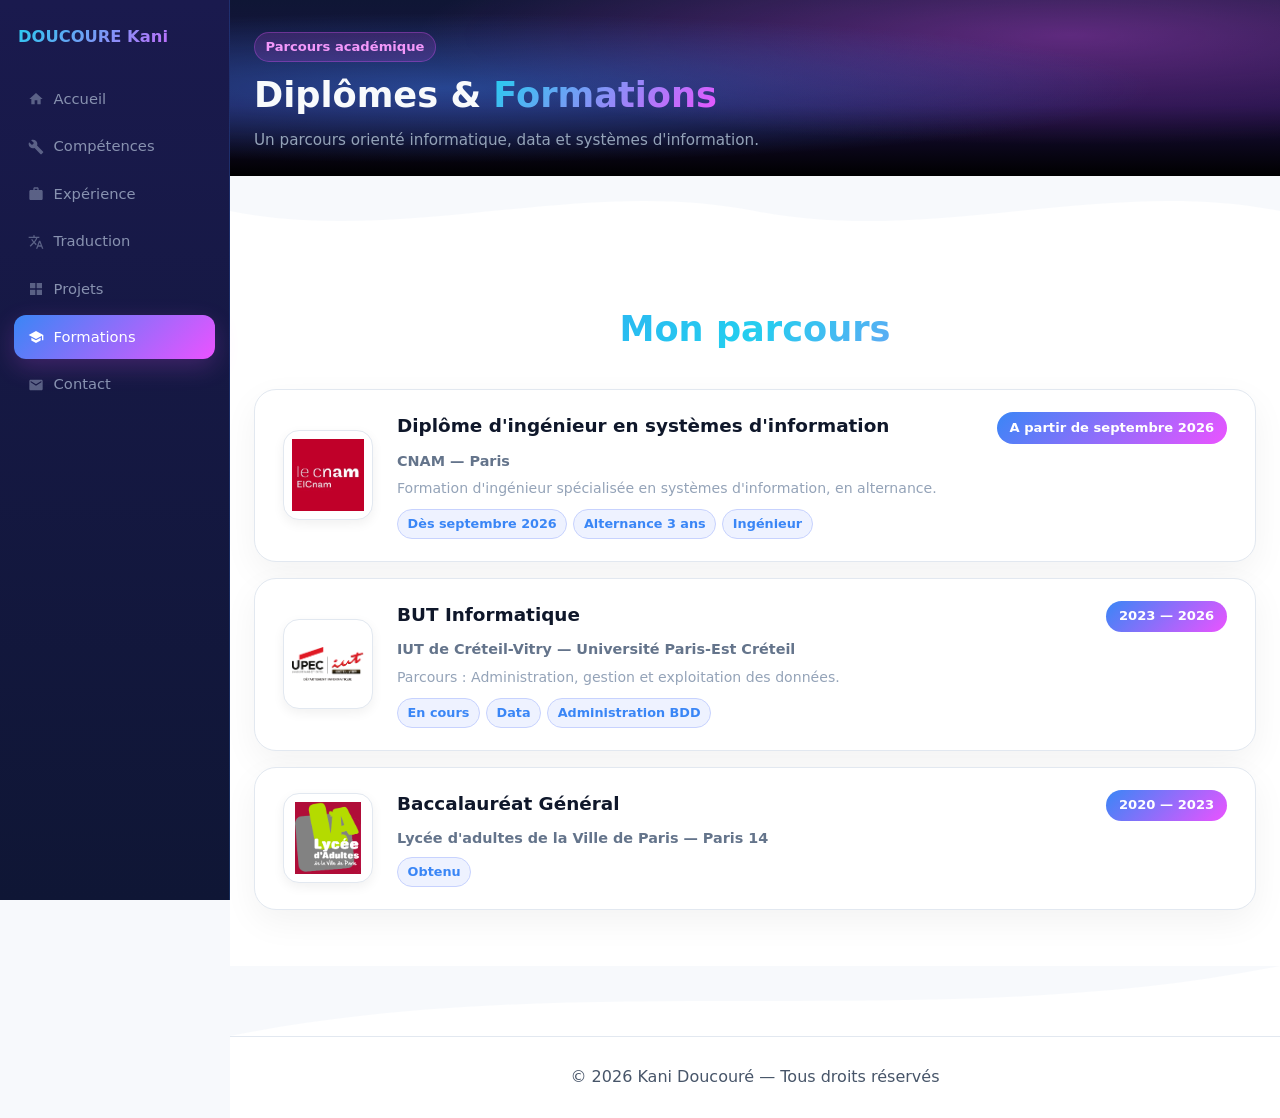
<file: formations.html>
<!doctype html>
<html lang="fr">
<head>
  <meta charset="utf-8"/>
  <meta name="viewport" content="width=device-width, initial-scale=1"/>
  <title>Formations — Kani Doucouré</title>
  <link rel="stylesheet" href="css/styles.css"/>
</head>
<body>
  <a class="skip-link" href="#main">Aller au contenu</a>
  <header class="side-header" role="banner"></header>
  <button class="back-to-top" id="backToTop" aria-label="Retour en haut">↑</button>

  <div id="main" class="page-hero">
    <div class="container">
      <span class="page-hero-kicker">Parcours académique</span>
      <h1>Diplômes & <span>Formations</span></h1>
      <p>Un parcours orienté informatique, data et systèmes d'information.</p>
    </div>
  </div>
  <div class="wave-divider"><svg viewBox="0 0 1440 70" preserveAspectRatio="none"><path d="M0,35 C240,70 480,0 720,35 C960,70 1200,0 1440,35 L1440,70 L0,70 Z" fill="#ffffff"/></svg></div>

  <section class="section sec-white">
    <div class="container">
      <h2 class="section-title">Mon parcours</h2>
      <div class="timeline">

        <article class="timeline-card-logo reveal">
          <div class="formation-logo-wrap">
            <img src="images/logos/cnam.jpg" alt="Logo CNAM" class="formation-logo">
          </div>
          <div class="formation-body">
            <div class="formation-top">
              <h3>Diplôme d'ingénieur en systèmes d'information</h3>
              <span class="formation-date">A partir de septembre 2026</span>
            </div>
            <p class="formation-school">CNAM — Paris</p>
            <p class="formation-desc">Formation d'ingénieur spécialisée en systèmes d'information, en alternance.</p>
            <div class="formation-tags"><span>Dès septembre 2026</span><span>Alternance 3 ans</span><span>Ingénieur</span></div>
          </div>
        </article>

        <article class="timeline-card-logo reveal">
          <div class="formation-logo-wrap">
            <img src="images/logos/upec-iut.png" alt="Logo UPEC IUT Créteil-Vitry" class="formation-logo">
          </div>
          <div class="formation-body">
            <div class="formation-top">
              <h3>BUT Informatique</h3>
              <span class="formation-date">2023 — 2026</span>
            </div>
            <p class="formation-school">IUT de Créteil-Vitry — Université Paris-Est Créteil</p>
            <p class="formation-desc">Parcours : Administration, gestion et exploitation des données.</p>
            <div class="formation-tags"><span>En cours</span><span>Data</span><span>Administration BDD</span></div>
          </div>
        </article>

        <article class="timeline-card-logo reveal">
          <div class="formation-logo-wrap">
            <img src="images/logos/lycee.png" alt="Logo Lycée Paris 14" class="formation-logo"
                 onerror="this.parentElement.innerHTML='<span style=\'font-size:1rem;font-weight:800;color:#fff;\'>BAC</span>';this.parentElement.style.background='linear-gradient(135deg,#3a86f6,#eb53ff)';this.parentElement.style.borderColor='transparent';">
          </div>
          <div class="formation-body">
            <div class="formation-top">
              <h3>Baccalauréat Général</h3>
              <span class="formation-date">2020 — 2023</span>
            </div>
            <p class="formation-school">Lycée d'adultes de la Ville de Paris — Paris 14</p>
            <div class="formation-tags"><span>Obtenu</span></div>
          </div>
        </article>

      </div>
    </div>
  </section>

  <div class="wave-divider"><svg viewBox="0 0 1440 70" preserveAspectRatio="none"><path d="M0,70 C480,0 960,70 1440,0 L1440,70 L0,70 Z" fill="#ffffff"/></svg></div>
  <footer class="footer"><div class="container">© <span id="year"></span> Kani Doucouré — Tous droits réservés</div></footer>
  <script src="js/nav.js" defer></script>
</body>
</html>
</file>
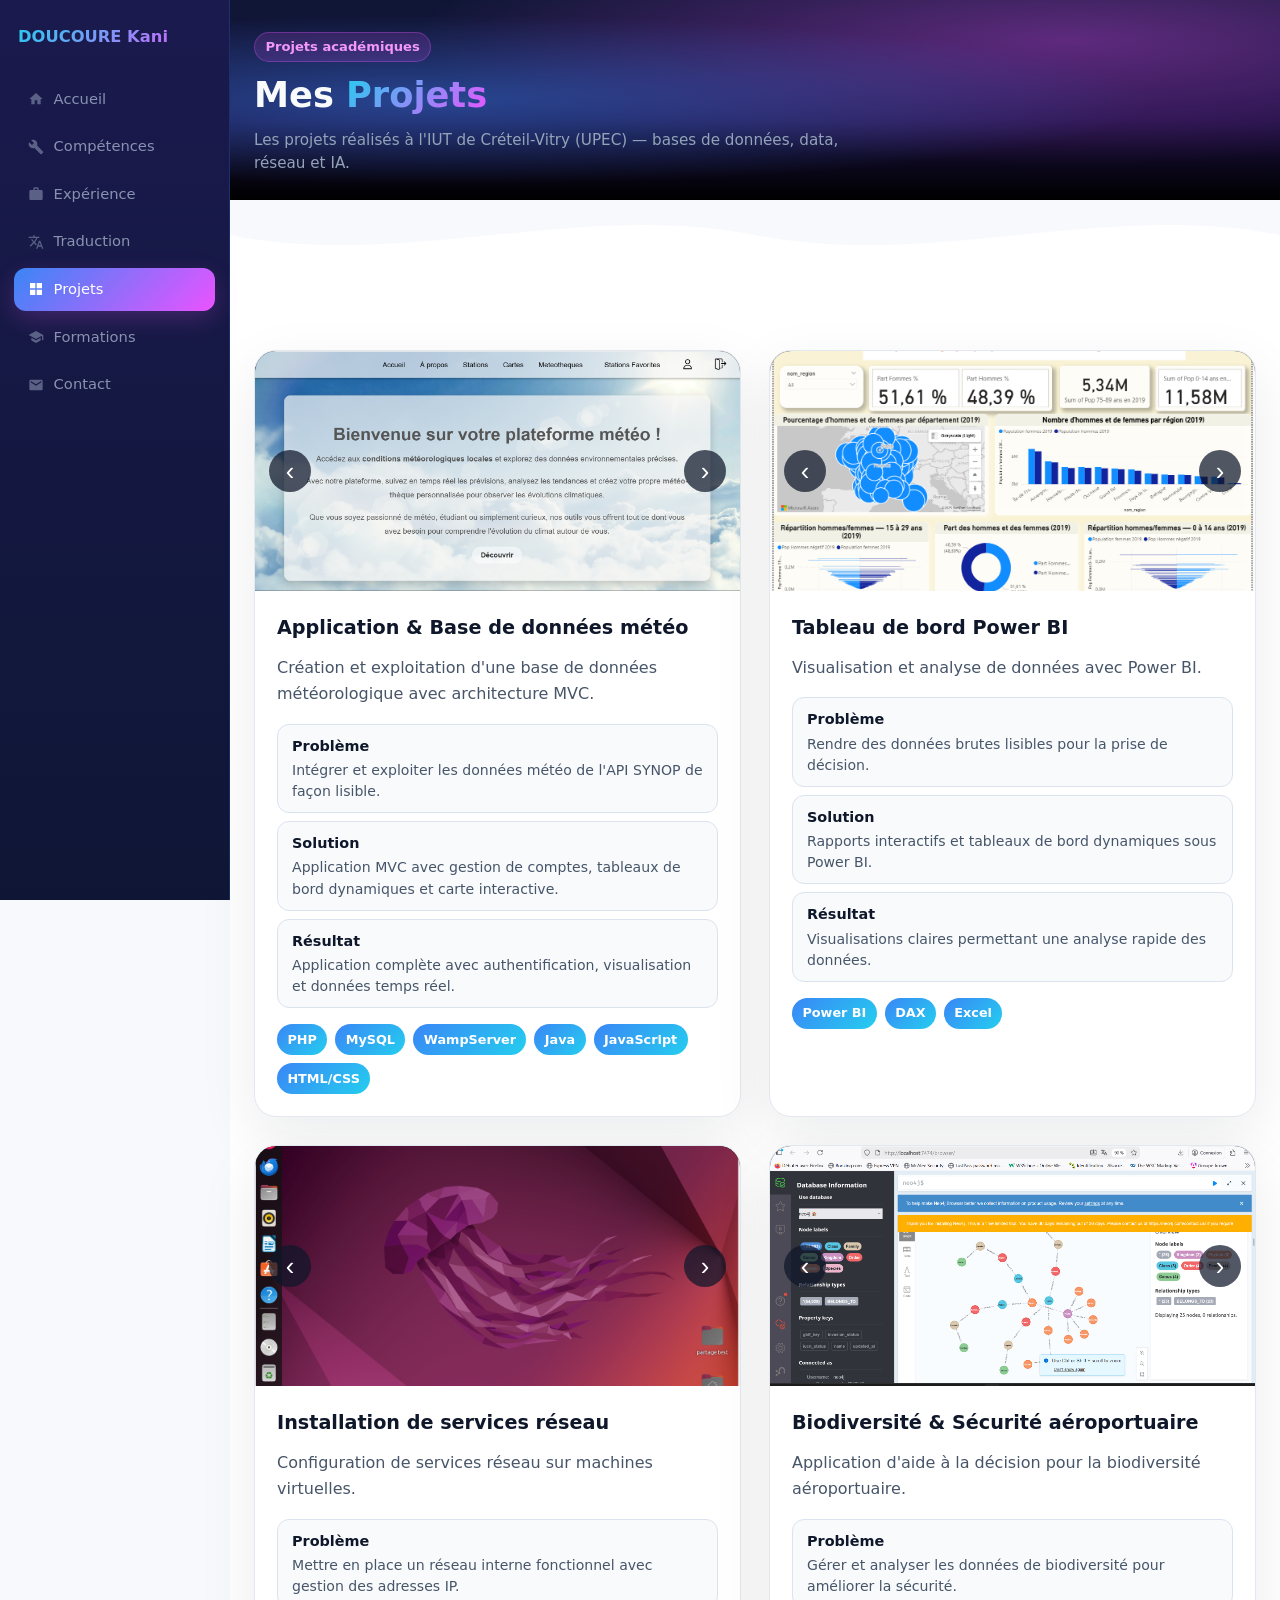
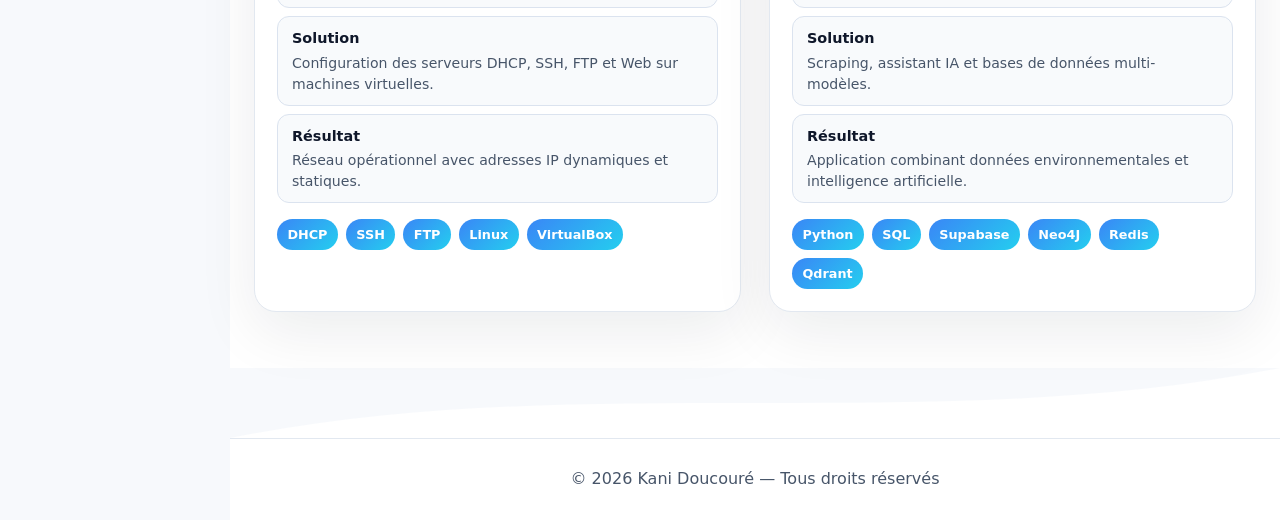
<file: projets.html>
<!doctype html>
<html lang="fr">
<head>
  <meta charset="utf-8"/>
  <meta name="viewport" content="width=device-width, initial-scale=1"/>
  <title>Projets — Kani Doucouré</title>
  <link rel="stylesheet" href="css/styles.css"/>
</head>
<body>
  <a class="skip-link" href="#main">Aller au contenu</a>
  <header class="side-header" role="banner"></header>
  <button class="back-to-top" id="backToTop" aria-label="Retour en haut">↑</button>

  <div id="main" class="page-hero">
    <div class="container">
      <span class="page-hero-kicker">Projets académiques</span>
      <h1>Mes <span>Projets</span></h1>
      <p>Les projets réalisés à l'IUT de Créteil-Vitry (UPEC) — bases de données, data, réseau et IA.</p>
    </div>
  </div>
  <div class="wave-divider"><svg viewBox="0 0 1440 70" preserveAspectRatio="none"><path d="M0,35 C240,70 480,0 720,35 C960,70 1200,0 1440,35 L1440,70 L0,70 Z" fill="#ffffff"/></svg></div>

  <section class="section sec-white" id="main-content">
    <div class="container">
      <div class="project-grid">

        <article class="project-card reveal">
          <div class="project-cover gallery" data-gallery>
            <img src="images/acceil 1.png" alt="Application météo - accueil" class="active"/>
            <img src="images/acceille.png" alt="Application météo - carte"/>
            <img src="images/Tableau du bord 1.png" alt="Tableau de bord"/>
            <img src="images/tableau du bord 2.png" alt="Tableau de bord 2"/>
            <img src="images/connexion.png" alt="Connexion"/>
            <img src="images/connexion 2.png" alt="Connexion 2"/>
            <img src="images/historique modif.png" alt="Historique"/>
            <button class="gallery-btn prev" type="button" aria-label="Image précédente">‹</button>
            <button class="gallery-btn next" type="button" aria-label="Image suivante">›</button>
          </div>
          <div class="project-content">
            <h3>Application & Base de données météo</h3>
            <p>Création et exploitation d'une base de données météorologique avec architecture MVC.</p>
            <div class="project-info">
              <div><strong>Problème</strong><span>Intégrer et exploiter les données météo de l'API SYNOP de façon lisible.</span></div>
              <div><strong>Solution</strong><span>Application MVC avec gestion de comptes, tableaux de bord dynamiques et carte interactive.</span></div>
              <div><strong>Résultat</strong><span>Application complète avec authentification, visualisation et données temps réel.</span></div>
            </div>
            <div class="tag-row"><span>PHP</span><span>MySQL</span><span>WampServer</span><span>Java</span><span>JavaScript</span><span>HTML/CSS</span></div>
          </div>
        </article>

        <article class="project-card reveal">
          <div class="project-cover gallery" data-gallery>
            <img src="images/powerbi/image1.png" alt="Power BI - vue 1" class="active"/>
            <img src="images/powerbi/image2.png" alt="Power BI - vue 2"/>
            <img src="images/powerbi/image3.png" alt="Power BI - vue 3"/>
            <img src="images/powerbi/image4.png" alt="Power BI - vue 4"/>
            <button class="gallery-btn prev" type="button" aria-label="Image précédente">‹</button>
            <button class="gallery-btn next" type="button" aria-label="Image suivante">›</button>
          </div>
          <div class="project-content">
            <h3>Tableau de bord Power BI</h3>
            <p>Visualisation et analyse de données avec Power BI.</p>
            <div class="project-info">
              <div><strong>Problème</strong><span>Rendre des données brutes lisibles pour la prise de décision.</span></div>
              <div><strong>Solution</strong><span>Rapports interactifs et tableaux de bord dynamiques sous Power BI.</span></div>
              <div><strong>Résultat</strong><span>Visualisations claires permettant une analyse rapide des données.</span></div>
            </div>
            <div class="tag-row"><span>Power BI</span><span>DAX</span><span>Excel</span></div>
          </div>
        </article>

        <article class="project-card reveal">
          <div class="project-cover gallery" data-gallery>
            <img src="images/reseau/image3.png" alt="Services réseau" class="active"/>
            <img src="images/reseau/image5.png" alt="Services réseau 2"/>
            <button class="gallery-btn prev" type="button" aria-label="Image précédente">‹</button>
            <button class="gallery-btn next" type="button" aria-label="Image suivante">›</button>
          </div>
          <div class="project-content">
            <h3>Installation de services réseau</h3>
            <p>Configuration de services réseau sur machines virtuelles.</p>
            <div class="project-info">
              <div><strong>Problème</strong><span>Mettre en place un réseau interne fonctionnel avec gestion des adresses IP.</span></div>
              <div><strong>Solution</strong><span>Configuration des serveurs DHCP, SSH, FTP et Web sur machines virtuelles.</span></div>
              <div><strong>Résultat</strong><span>Réseau opérationnel avec adresses IP dynamiques et statiques.</span></div>
            </div>
            <div class="tag-row"><span>DHCP</span><span>SSH</span><span>FTP</span><span>Linux</span><span>VirtualBox</span></div>
          </div>
        </article>

        <article class="project-card reveal">
          <div class="project-cover gallery" data-gallery>
            <img src="images/biodiverssite/Neo4J.png" alt="Biodiversité - Neo4J" class="active"/>
            <img src="images/biodiverssite/Neo4J2.png" alt="Biodiversité - Neo4J 2"/>
            <img src="images/biodiverssite/API.png" alt="Biodiversité - API"/>
            <button class="gallery-btn prev" type="button" aria-label="Image précédente">‹</button>
            <button class="gallery-btn next" type="button" aria-label="Image suivante">›</button>
          </div>
          <div class="project-content">
            <h3>Biodiversité & Sécurité aéroportuaire</h3>
            <p>Application d'aide à la décision pour la biodiversité aéroportuaire.</p>
            <div class="project-info">
              <div><strong>Problème</strong><span>Gérer et analyser les données de biodiversité pour améliorer la sécurité.</span></div>
              <div><strong>Solution</strong><span>Scraping, assistant IA et bases de données multi-modèles.</span></div>
              <div><strong>Résultat</strong><span>Application combinant données environnementales et intelligence artificielle.</span></div>
            </div>
            <div class="tag-row"><span>Python</span><span>SQL</span><span>Supabase</span><span>Neo4J</span><span>Redis</span><span>Qdrant</span></div>
          </div>
        </article>

      </div>
    </div>
  </section>

  <div class="wave-divider"><svg viewBox="0 0 1440 70" preserveAspectRatio="none"><path d="M0,70 C480,0 960,70 1440,0 L1440,70 L0,70 Z" fill="#ffffff"/></svg></div>
  <footer class="footer"><div class="container">© <span id="year"></span> Kani Doucouré — Tous droits réservés</div></footer>
  <script src="js/nav.js" defer></script>
</body>
</html>
</file>
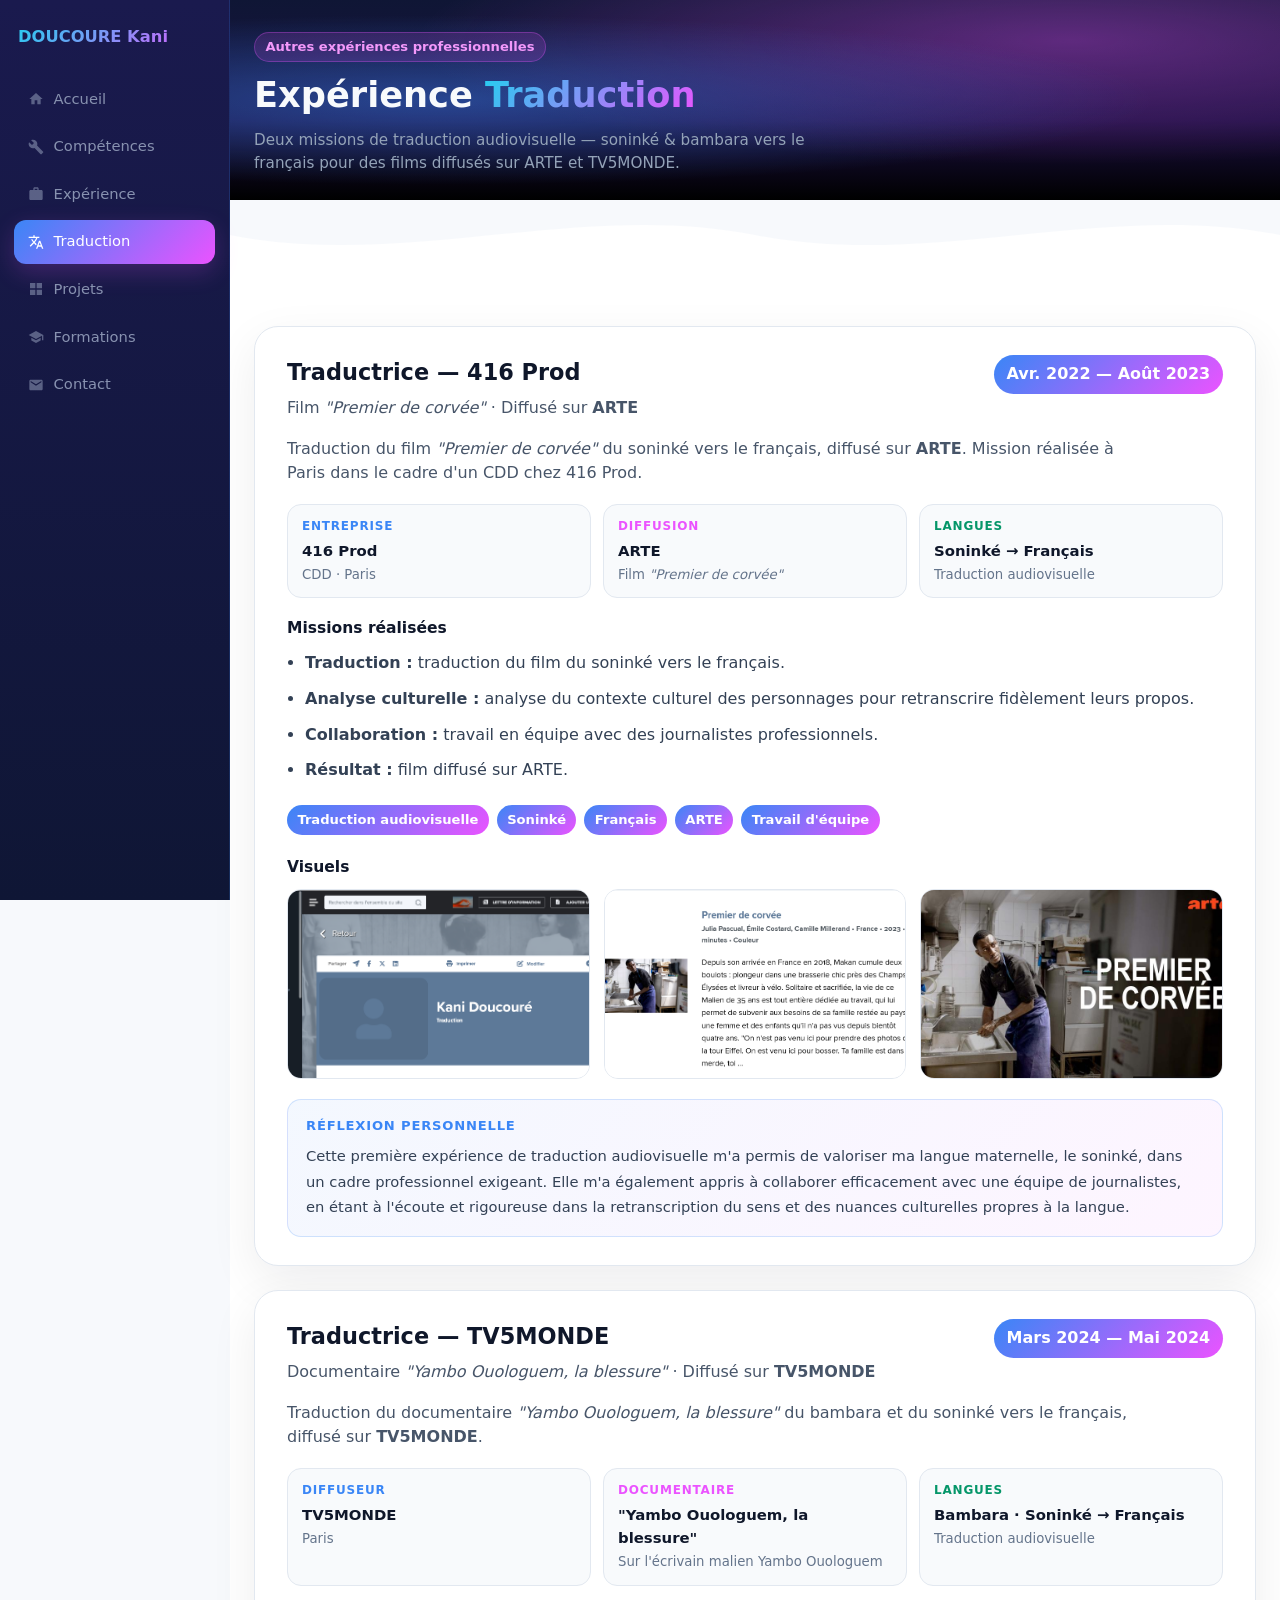
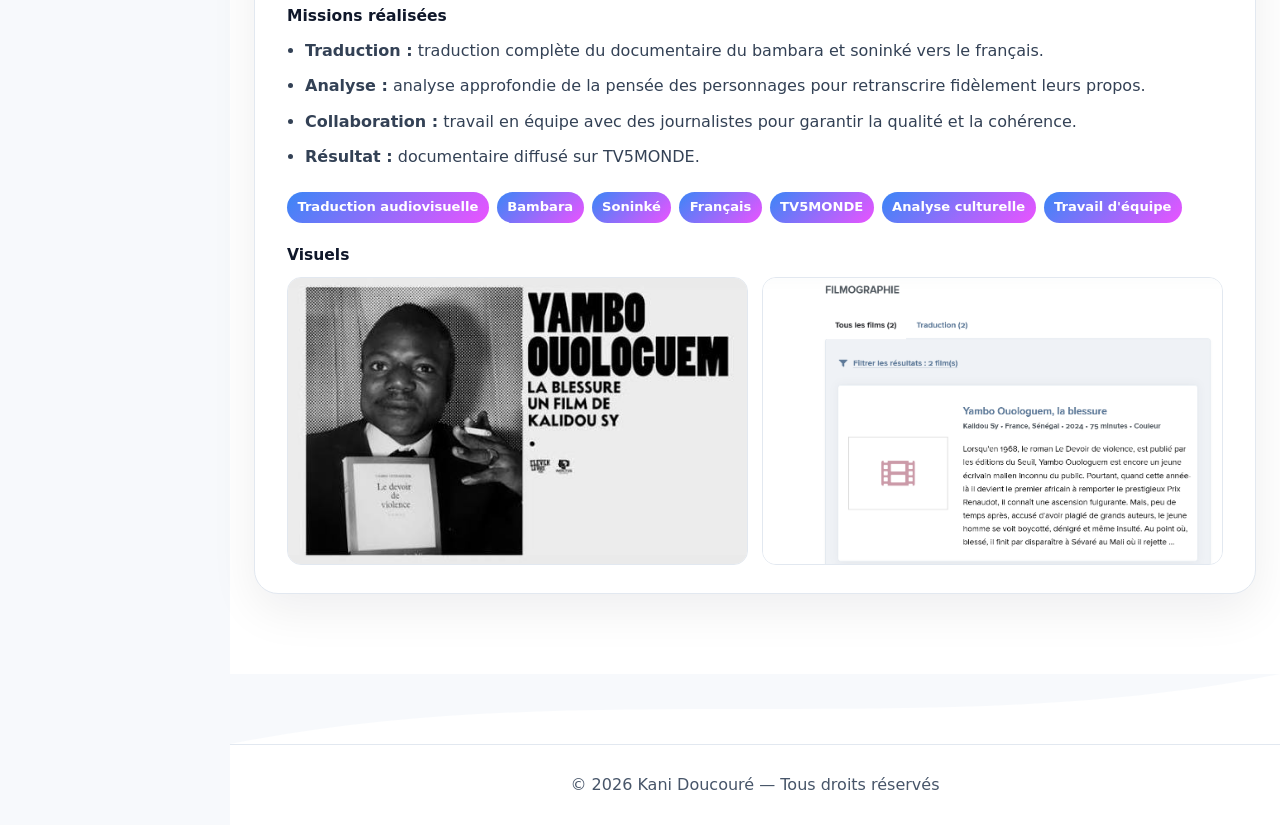
<file: traduction.html>
<!doctype html>
<html lang="fr">
<head>
  <meta charset="utf-8"/>
  <meta name="viewport" content="width=device-width, initial-scale=1"/>
  <title>Expérience Traduction — Kani Doucouré</title>
  <link rel="stylesheet" href="css/styles.css"/>
  <style>
    .trad-card {
      background: #fff;
      border: 1px solid #e2e8f0;
      border-radius: 24px;
      padding: 28px 32px;
      box-shadow: 0 16px 48px rgba(2,6,23,.07);
      margin-bottom: 24px;
    }
    .trad-meta-grid {
      display: grid;
      grid-template-columns: repeat(auto-fit, minmax(180px, 1fr));
      gap: 12px;
      margin: 18px 0;
    }
    .trad-meta-card {
      background: #f8fafc;
      border: 1px solid #e2e8f0;
      border-radius: 14px;
      padding: 12px 14px;
    }
    .trad-meta-label {
      font-size: .75rem;
      font-weight: 700;
      text-transform: uppercase;
      letter-spacing: .8px;
      margin-bottom: 4px;
    }
    .trad-meta-card h4 { margin: 0 0 2px; font-size: .93rem; color: #0f172a; }
    .trad-meta-card p  { margin: 0; font-size: .83rem; color: #64748b; }
    .missions-list { margin: 0 0 20px 18px; padding: 0; color: #334155; line-height: 1.85; }
    .missions-list li { margin-bottom: 6px; }
    .trad-gallery {
      display: grid;
      grid-template-columns: repeat(auto-fit, minmax(200px, 1fr));
      gap: 14px;
      margin-top: 8px;
    }
    .trad-img-wrap {
      border-radius: 14px; overflow: hidden;
      border: 1px solid #e2e8f0; background: #f8fafc;
      aspect-ratio: 16/10;
      display: flex; align-items: center; justify-content: center;
    }
    .trad-img-wrap img { width: 100%; height: 100%; object-fit: cover; display: block; }
    .trad-img-placeholder { display: flex; flex-direction: column; align-items: center; gap: 6px; color: #94a3b8; font-size: .82rem; }
    .trad-img-placeholder span:first-child { font-size: 2rem; }
    .reflexion-box {
      background: linear-gradient(135deg, rgba(58,134,246,.06), rgba(235,83,255,.06));
      border: 1px solid rgba(58,134,246,.2);
      border-radius: 14px; padding: 16px 18px; margin-top: 20px;
    }
    .reflexion-title { font-size: .82rem; font-weight: 700; color: #3a86f6; text-transform: uppercase; letter-spacing: .8px; margin-bottom: 7px; }
    .reflexion-box p { margin: 0; color: #334155; font-size: .92rem; line-height: 1.75; }
    @media(max-width:640px){ .trad-card { padding: 16px; } }
  </style>
</head>
<body>
  <a class="skip-link" href="#main">Aller au contenu</a>
  <header class="side-header" role="banner"></header>
  <button class="back-to-top" id="backToTop" aria-label="Retour en haut">↑</button>

  <div id="main" class="page-hero">
    <div class="container">
      <span class="page-hero-kicker">Autres expériences professionnelles</span>
      <h1>Expérience <span>Traduction</span></h1>
      <p>Deux missions de traduction audiovisuelle — soninké & bambara vers le français pour des films diffusés sur ARTE et TV5MONDE.</p>
    </div>
  </div>
  <div class="wave-divider"><svg viewBox="0 0 1440 70" preserveAspectRatio="none"><path d="M0,35 C240,70 480,0 720,35 C960,70 1200,0 1440,35 L1440,70 L0,70 Z" fill="#ffffff"/></svg></div>

  <section class="section sec-white">
    <div class="container">

      <!-- ===== MISSION 1 — 416 PROD / ARTE ===== -->
      <article class="trad-card reveal">
        <div class="experience-header">
          <div>
            <h3>Traductrice — 416 Prod</h3>
            <p class="experience-subtitle">Film <em>"Premier de corvée"</em> · Diffusé sur <strong>ARTE</strong></p>
          </div>
          <span class="experience-date">Avr. 2022 — Août 2023</span>
        </div>

        <p class="experience-intro">
          Traduction du film <em>"Premier de corvée"</em> du soninké vers le français, diffusé sur <strong>ARTE</strong>.
          Mission réalisée à Paris dans le cadre d'un CDD chez 416 Prod.
        </p>

        <div class="trad-meta-grid">
          <div class="trad-meta-card">
            <div class="trad-meta-label" style="color:#3a86f6;">Entreprise</div>
            <h4>416 Prod</h4>
            <p>CDD · Paris</p>
          </div>
          <div class="trad-meta-card">
            <div class="trad-meta-label" style="color:#eb53ff;">Diffusion</div>
            <h4>ARTE</h4>
            <p>Film <em>"Premier de corvée"</em></p>
          </div>
          <div class="trad-meta-card">
            <div class="trad-meta-label" style="color:#059669;">Langues</div>
            <h4>Soninké → Français</h4>
            <p>Traduction audiovisuelle</p>
          </div>
        </div>

        <h4 style="margin:0 0 8px;color:#0f172a;font-size:.97rem;">Missions réalisées</h4>
        <ul class="missions-list">
          <li><strong>Traduction :</strong> traduction du film du soninké vers le français.</li>
          <li><strong>Analyse culturelle :</strong> analyse du contexte culturel des personnages pour retranscrire fidèlement leurs propos.</li>
          <li><strong>Collaboration :</strong> travail en équipe avec des journalistes professionnels.</li>
          <li><strong>Résultat :</strong> film diffusé sur ARTE.</li>
        </ul>

        <div class="tech-tags" style="margin-bottom:20px;">
          <span>Traduction audiovisuelle</span><span>Soninké</span>
          <span>Français</span><span>ARTE</span><span>Travail d'équipe</span>
        </div>

        <h4 style="margin:0 0 8px;color:#0f172a;font-size:.97rem;">Visuels</h4>
        <p style="font-size:.82rem;color:#94a3b8;margin:0 0 10px;">
         
        </p>
        <div class="trad-gallery">
          <div class="trad-img-wrap">
            <img src="images/Traductiion/Traductrice .png" alt="Film Premier de corvée - ARTE"
                 onerror="this.style.display='none';this.nextElementSibling.style.display='flex'">
            <div class="trad-img-placeholder" style="display:none;"><span>🎬</span><span>image1.jpg</span></div>
          </div>
          <div class="trad-img-wrap">
            <img src="images/Traductiion/traduction 1.png" alt="Film Premier de corvée - ARTE 2"
                 onerror="this.style.display='none';this.nextElementSibling.style.display='flex'">
            <div class="trad-img-placeholder" style="display:none;"><span>🎥</span><span>image2.jpg</span></div>
          </div>
          <div class="trad-img-wrap">
            <img src="images/Traductiion/Makan.jpg" alt="Film Premier de corvée - ARTE 3"
                 onerror="this.style.display='none';this.nextElementSibling.style.display='flex'">
            <div class="trad-img-placeholder" style="display:none;"><span></span><span>image3.jpg</span></div>
          </div>
        </div>

        <div class="reflexion-box">
          <div class="reflexion-title">Réflexion personnelle</div>
          <p>Cette première expérience de traduction audiovisuelle m'a permis de valoriser ma langue maternelle, le soninké, dans un cadre professionnel exigeant. Elle m'a également appris à collaborer efficacement avec une équipe de journalistes, en étant à l'écoute et rigoureuse dans la retranscription du sens et des nuances culturelles propres à la langue.</p>
        </div>
      </article>

      <!-- ===== MISSION 2 — TV5MONDE ===== -->
      <article class="trad-card reveal">
        <div class="experience-header">
          <div>
            <h3>Traductrice — TV5MONDE</h3>
            <p class="experience-subtitle">Documentaire <em>"Yambo Ouologuem, la blessure"</em> · Diffusé sur <strong>TV5MONDE</strong></p>
          </div>
          <span class="experience-date">Mars 2024 — Mai 2024</span>
        </div>

        <p class="experience-intro">
          Traduction du documentaire <em>"Yambo Ouologuem, la blessure"</em> du bambara et du soninké vers le français,
          diffusé sur <strong>TV5MONDE</strong>. 
        </p>

        <div class="trad-meta-grid">
          <div class="trad-meta-card">
            <div class="trad-meta-label" style="color:#3a86f6;">Diffuseur</div>
            <h4>TV5MONDE</h4>
            <p>Paris</p>
          </div>
          <div class="trad-meta-card">
            <div class="trad-meta-label" style="color:#eb53ff;">Documentaire</div>
            <h4>"Yambo Ouologuem, la blessure"</h4>
            <p>Sur l'écrivain malien Yambo Ouologuem</p>
          </div>
          <div class="trad-meta-card">
            <div class="trad-meta-label" style="color:#059669;">Langues</div>
            <h4>Bambara · Soninké → Français</h4>
            <p>Traduction audiovisuelle</p>
          </div>
        </div>

        <h4 style="margin:0 0 8px;color:#0f172a;font-size:.97rem;">Missions réalisées</h4>
        <ul class="missions-list">
          <li><strong>Traduction :</strong> traduction complète du documentaire du bambara et soninké vers le français.</li>
          <li><strong>Analyse :</strong> analyse approfondie de la pensée des personnages pour retranscrire fidèlement leurs propos.</li>
          <li><strong>Collaboration :</strong> travail en équipe avec des journalistes pour garantir la qualité et la cohérence.</li>
          <li><strong>Résultat :</strong> documentaire diffusé sur TV5MONDE.</li>
        </ul>

        <div class="tech-tags" style="margin-bottom:20px;">
          <span>Traduction audiovisuelle</span><span>Bambara</span><span>Soninké</span>
          <span>Français</span><span>TV5MONDE</span><span>Analyse culturelle</span><span>Travail d'équipe</span>
        </div>

        <h4 style="margin:0 0 8px;color:#0f172a;font-size:.97rem;">Visuels</h4>
        <p style="font-size:.82rem;color:#94a3b8;margin:0 0 10px;">
          
        </p>
        <div class="trad-gallery">
          <div class="trad-img-wrap">
            <img src="images/Traductiion/Yambo.JPG" alt="Yambo Ouologuem TV5MONDE"
                 onerror="this.style.display='none';this.nextElementSibling.style.display='flex'">
            <div class="trad-img-placeholder" style="display:none;"><span></span><span>image1.jpg</span></div>
          </div>
          <div class="trad-img-wrap">
            <img src="images/Traductiion/blesure.png" alt="Yambo Ouologuem TV5MONDE 2"
                 onerror="this.style.display='none';this.nextElementSibling.style.display='flex'">
            <div class="trad-img-placeholder" style="display:none;"><span></span><span>image2.jpg</span></div>
          </div>
          
        </div>

       
      </article>

    </div>
  </section>

  <div class="wave-divider"><svg viewBox="0 0 1440 70" preserveAspectRatio="none"><path d="M0,70 C480,0 960,70 1440,0 L1440,70 L0,70 Z" fill="#ffffff"/></svg></div>
  <footer class="footer"><div class="container">© <span id="year"></span> Kani Doucouré — Tous droits réservés</div></footer>
  <script src="js/nav.js" defer></script>
</body>
</html>
</file>
<file: css/styles.css>
:root {
  --bg:#f7f9fc; --panel:#ffffff; --text:#0f172a; --muted:#475569; --line:#e2e8f0;
  --accent:#24ceef; --accent-2:#3a86f6; --accent-3:#eb53ff;
  --radius:16px; --shadow:0 18px 36px rgba(2,6,23,.08);
}

*{box-sizing:border-box}
html,body{height:100%}
html{scroll-behavior:smooth}
body{margin:0;background:var(--bg);color:var(--text);font-family:ui-sans-serif,system-ui,-apple-system,"Segoe UI",Roboto,Arial;line-height:1.55}
a{color:inherit;text-decoration:none}
a:focus-visible,button:focus-visible{outline:2px solid var(--accent-2);outline-offset:3px}
img{max-width:100%;display:block}
.container{max-width:1100px;margin:0 auto;padding:0 24px}
.section{padding:56px 0}
.skip-link{position:absolute;left:-9999px}
.skip-link:focus{left:8px;top:8px;background:var(--accent-2);color:#fff;padding:.5rem .75rem;border-radius:.5rem;z-index:1000}

/* ===== MENU LATÉRAL ===== */
.side-header {
  position: fixed; top:0; left:0;
  width: clamp(160px,20vw,230px);
  height: 100vh;
  background: linear-gradient(180deg, #1a1a4e 0%, #0f1635 100%);
  border-right: 1px solid rgba(58,134,246,.2);
  z-index: 100;
  padding: 24px 14px;
  display: flex; flex-direction: column; gap: 8px;
}
.nav-toggle { display: none; }
.side-header .brand {
  display: block; font-weight: 800; font-size: 1.02rem;
  margin-bottom: 20px; padding: 0 4px;
  background: linear-gradient(135deg, #24ceef, #eb53ff);
  -webkit-background-clip: text; background-clip: text; color: transparent;
}
.side-nav { display: flex; flex-direction: column; gap: 4px; }
.side-nav a {
  color: #8892b0; padding: .65rem .85rem; border-radius: 12px;
  font-weight: 500; font-size: .92rem;
  display: flex; align-items: center; gap: 10px;
  transition: background .15s ease, color .15s ease;
}
.side-nav a svg { flex-shrink: 0; opacity: .6; }
.side-nav a:hover { color: #e2e8f0; background: rgba(255,255,255,.06); }
.side-nav a:hover svg { opacity: 1; }
.side-nav a.active {
  color: #ffffff;
  background: linear-gradient(135deg, #3a86f6, #eb53ff);
  box-shadow: 0 8px 24px rgba(235,83,255,.2);
}
.side-nav a.active svg { opacity: 1; }
body { padding-left: clamp(160px,20vw,230px); padding-top: 0; }

/* ===== RETOUR EN HAUT ===== */
.back-to-top {
  position: fixed; bottom: 28px; right: 24px;
  width: 44px; height: 44px; border-radius: 50%; border: none;
  background: linear-gradient(135deg, #3a86f6, #eb53ff);
  color: #fff; font-size: 1.2rem; cursor: pointer; z-index: 99;
  box-shadow: 0 8px 24px rgba(235,83,255,.3);
  display: grid; place-items: center;
  opacity: 0; transform: translateY(12px);
  transition: opacity .25s ease, transform .25s ease; pointer-events: none;
}
.back-to-top.visible { opacity: 1; transform: translateY(0); pointer-events: auto; }
.back-to-top:hover { transform: translateY(-2px); }

/* ===== PAGE HEADER (titre de page) ===== */
.page-hero {
  padding: 32px 0 24px;
  background: radial-gradient(ellipse at 20% 50%, rgba(58,134,246,.45) 0%, transparent 60%),
              radial-gradient(ellipse at 80% 20%, rgba(235,83,255,.35) 0%, transparent 55%),
              linear-gradient(180deg, #0f1635 0%, #1a1040 60%, #000000 100%);
  color: #eaf2ff;
  position: relative;
  overflow: hidden;
}
.page-hero .container { position: relative; z-index: 1; }
.page-hero-kicker {
  display: inline-block; margin-bottom: 6px;
  padding: .25rem .65rem; border-radius: 999px;
  background: rgba(235,83,255,.15); border: 1px solid rgba(235,83,255,.3);
  color: #f398fa; font-size: .82rem; font-weight: 600;
}
.page-hero h1 {
  font-size: clamp(1.5rem, 1rem + 2vw, 2.2rem);
  font-weight: 800; color: #f8fafc; margin: 0 0 6px;
}
.page-hero h1 span {
  background: linear-gradient(135deg, #24ceef, #eb53ff);
  -webkit-background-clip: text; background-clip: text; color: transparent;
}
.page-hero p { color: #94a3b8; font-size: .95rem; max-width: 600px; margin: 0; }

/* ===== VAGUE ===== */
.wave-divider { display: block; width: 100%; overflow: hidden; line-height: 0; margin: 0; padding: 0; }
.wave-divider svg { display: block; width: 100%; height: 70px; }

/* ===== SECTIONS ===== */
.sec-white { background: #ffffff; }
.sec-violet { background: #f5f0ff; }
h2{margin:0 0 12px}
.lead{color:var(--muted)}
.card{background:var(--panel);border:1px solid var(--line);border-radius:var(--radius);box-shadow:var(--shadow);padding:16px}
.muted{color:var(--muted)}

.section-title {
  text-align: center; display: block; width: 100%; margin: 0 auto 28px;
  font-size: clamp(1.6rem, 1rem + 1.6vw, 2.2rem);
  background: linear-gradient(135deg, #3a86f6, #24ceef, #eb53ff);
  -webkit-background-clip: text; background-clip: text; color: transparent;
}

/* ===== REVEAL ===== */
.reveal { opacity: 0; transform: translateY(24px); transition: opacity .5s ease, transform .5s ease; }
.reveal.visible { opacity: 1; transform: translateY(0); }

/* ===== BOUTONS ===== */
.btn { display: inline-flex; align-items: center; gap: 8px; padding: .8rem 1.1rem; border-radius: 12px; border: 1px solid rgba(226,232,240,.18); font-weight: 600; transition: filter .15s ease; cursor: pointer; }
.btn.primary { background: linear-gradient(135deg, #3a86f6, #24ceef); color: #fff; border-color: transparent; box-shadow: 0 14px 28px rgba(36,206,239,.2); }
.btn.primary:hover { filter: brightness(1.06); }
.btn.ghost { background: rgba(255,255,255,.06); color: #eaf2ff; border: 1px solid rgba(226,232,240,.22); }
.btn.ghost:hover { background: rgba(255,255,255,.12); }
.btn.outline { background: #fff; color: #3a86f6; border: 1.5px solid #3a86f6; }
.btn.outline:hover { background: #eef2ff; }

/* ===== TECH TAGS ===== */
.tech-tags { display: flex; flex-wrap: wrap; gap: 8px; }
.tech-tags span { padding: .32rem .65rem; border-radius: 999px; background: linear-gradient(135deg, #3a86f6, #eb53ff); color: #fff; font-size: .82rem; font-weight: 700; }

/* ===== CARDS GRILLE ===== */
.cards-grid { display: grid; grid-template-columns: repeat(auto-fit, minmax(280px, 1fr)); gap: 20px; }
.info-card {
  background: #fff; border: 1px solid #e2e8f0; border-radius: 20px;
  padding: 22px; box-shadow: 0 12px 32px rgba(2,6,23,.06);
  transition: transform .2s ease, box-shadow .2s ease, border-color .2s ease;
}
.info-card:hover { transform: translateY(-4px); border-color: rgba(58,134,246,.3); box-shadow: 0 20px 48px rgba(2,6,23,.1); }
.info-card .card-icon { width: 52px; height: 52px; border-radius: 14px; display: grid; place-items: center; margin-bottom: 14px; background: linear-gradient(135deg, rgba(58,134,246,.12), rgba(235,83,255,.12)); color: #3a86f6; }
.info-card .card-icon svg { width: 26px; height: 26px; }
.info-card h3 { margin: 0 0 8px; font-size: 1.05rem; color: #0f172a; }
.info-card p { color: #64748b; font-size: .92rem; line-height: 1.6; margin: 0 0 12px; }

/* ===== EXPÉRIENCE ===== */
.experience-card { background: #fff; border: 1px solid var(--line); border-radius: 22px; padding: 28px; box-shadow: var(--shadow); }
.experience-card + .experience-card { margin-top: 24px; }
.experience-header { display: flex; justify-content: space-between; gap: 16px; align-items: flex-start; margin-bottom: 14px; flex-wrap: wrap; }
.experience-header h3 { margin: 0; font-size: 1.4rem; color: #0f172a; }
.experience-subtitle { margin: 6px 0 0; color: var(--muted); }
.experience-date { padding: .45rem .8rem; border-radius: 999px; background: linear-gradient(135deg, #3a86f6, #eb53ff); color: #fff; font-weight: 700; white-space: nowrap; }
.experience-intro { color: var(--muted); max-width: 850px; margin-bottom: 12px; }
.accordion-hint { font-size: .88rem; color: #94a3b8; margin: 0 0 16px; display: flex; align-items: center; gap: 6px; }
.accordion-hint::before { content: "↓"; font-size: .9rem; color: #eb53ff; }
.mission-grid { display: flex; flex-direction: column; gap: 10px; }
.accordion-card { background: #f8fafc; border: 1px solid #e2e8f0; border-radius: 18px; overflow: hidden; transition: box-shadow .2s ease, border-color .2s ease; padding: 0; }
.accordion-card:hover { border-color: rgba(58,134,246,.35); box-shadow: 0 10px 28px rgba(2,6,23,.07); }
.accordion-card.is-open { border-color: rgba(235,83,255,.35); box-shadow: 0 14px 36px rgba(235,83,255,.1); }
.accordion-trigger { width: 100%; display: flex; align-items: center; gap: 10px; padding: 16px 18px; background: none; border: none; cursor: pointer; text-align: left; color: #0f172a; font-size: .95rem; font-weight: 600; transition: background .15s ease, color .15s ease; }
.accordion-trigger:hover { background: #eef2ff; }
.accordion-trigger[aria-expanded="true"] { border-bottom: 1px solid #e2e8f0; color: #3a86f6; background: #f0f6ff; }
.mission-icon { font-size: 1.1rem; flex-shrink: 0; }
.mission-title { flex: 1; line-height: 1.3; }
.accordion-arrow { font-size: 1.3rem; color: #94a3b8; flex-shrink: 0; transition: transform .22s ease, color .15s ease; line-height: 1; }
.accordion-trigger[aria-expanded="true"] .accordion-arrow { transform: rotate(90deg); color: #eb53ff; }
.accordion-body { padding: 16px 18px 18px; animation: slideDown .22s ease; }
@keyframes slideDown { from { opacity: 0; transform: translateY(-6px); } to { opacity: 1; transform: translateY(0); } }
.accordion-body ul { margin: 0 0 14px 18px; padding: 0; color: #334155; line-height: 1.75; }
.accordion-body li { margin-bottom: 5px; }

/* ===== PROJETS ===== */
.project-grid { display: grid; grid-template-columns: repeat(2, minmax(0,1fr)); gap: 28px; margin-top: 24px; }
.project-card { overflow: hidden; border-radius: 22px; background: #fff; border: 1px solid #e2e8f0; box-shadow: 0 20px 60px rgba(15,23,42,.08); transition: transform .25s ease, box-shadow .25s ease; }
.project-card:hover { transform: translateY(-6px); box-shadow: 0 30px 80px rgba(15,23,42,.14); }
.project-cover { position: relative; height: 240px; background: #0f172a; overflow: hidden; }
.project-cover img { position: absolute; inset: 0; width: 100%; height: 100%; object-fit: cover; opacity: 0; transition: opacity .3s ease; }
.project-cover img.active { opacity: 1; }
.gallery-btn { position: absolute; top: 50%; transform: translateY(-50%); width: 42px; height: 42px; border: 0; border-radius: 50%; background: rgba(15,23,42,.72); color: #fff; font-size: 1.6rem; cursor: pointer; z-index: 5; display: grid; place-items: center; transition: background .2s ease, transform .2s ease; }
.gallery-btn:hover { background: #3a86f6; transform: translateY(-50%) scale(1.05); }
.gallery-btn.prev { left: 14px; }
.gallery-btn.next { right: 14px; }
.project-content { padding: 22px; }
.project-content h3 { margin: 0 0 12px; color: #0f172a; font-size: 1.2rem; font-weight: 800; }
.project-content > p { margin: 0 0 16px; color: #475569; line-height: 1.65; }
.project-info { display: grid; gap: 8px; }
.project-info div { background: #f8fafc; border: 1px solid #dbe3ef; border-radius: 12px; padding: 10px 14px; }
.project-info strong { display: block; color: #0f172a; font-size: .9rem; margin-bottom: 3px; }
.project-info span { display: block; color: #475569; font-size: .88rem; line-height: 1.5; }
.tag-row { display: flex; flex-wrap: wrap; gap: 8px; margin-top: 16px; }
.tag-row span { display: inline-flex; align-items: center; padding: .35rem .65rem; border-radius: 999px; background: linear-gradient(135deg, #3a86f6, #24ceef); color: #fff; font-size: .8rem; font-weight: 700; }
@media(max-width:1000px){.project-grid{grid-template-columns:1fr}}
@media(max-width:640px){.project-cover{height:200px}.project-content{padding:16px}}

/* ===== FORMATIONS ===== */
.timeline { margin-top: 2rem; display: flex; flex-direction: column; gap: 16px; }
.timeline-card-logo { display: flex; align-items: center; gap: 24px; background: #fff; border: 1px solid #e2e8f0; border-radius: 22px; padding: 22px 28px; box-shadow: 0 12px 35px rgba(0,0,0,.05); transition: transform .25s ease, box-shadow .25s ease, border-color .2s ease; }
.timeline-card-logo:hover { transform: translateY(-4px); box-shadow: 0 20px 50px rgba(0,0,0,.09); border-color: rgba(235,83,255,.3); }
.formation-logo-wrap { width: 90px; height: 90px; flex-shrink: 0; border-radius: 16px; border: 1px solid #e2e8f0; background: #fff; display: flex; align-items: center; justify-content: center; overflow: hidden; box-shadow: 0 4px 12px rgba(0,0,0,.06); }
.formation-logo { width: 100%; height: 100%; object-fit: contain; padding: 8px; }
.formation-logo-initials { background: linear-gradient(135deg, #3a86f6, #eb53ff); border-color: transparent; }
.formation-logo-initials span { font-size: 1.1rem; font-weight: 800; color: #fff; }
.formation-body { flex: 1; min-width: 0; }
.formation-top { display: flex; justify-content: space-between; align-items: flex-start; gap: 12px; margin-bottom: 6px; flex-wrap: wrap; }
.formation-top h3 { margin: 0; font-size: 1.15rem; color: #0f172a; font-weight: 700; }
.formation-date { padding: .35rem .8rem; border-radius: 999px; background: linear-gradient(135deg, #3a86f6, #eb53ff); color: #fff; font-size: .82rem; font-weight: 700; white-space: nowrap; flex-shrink: 0; }
.formation-school { margin: 0 0 6px; color: #64748b; font-size: .9rem; font-weight: 600; }
.formation-desc { margin: 0 0 10px; color: #94a3b8; font-size: .88rem; line-height: 1.5; }
.formation-tags { display: flex; flex-wrap: wrap; gap: 6px; margin-top: 8px; }
.formation-tags span { padding: .25rem .6rem; border-radius: 999px; background: #eef2ff; color: #3a86f6; font-size: .8rem; font-weight: 600; border: 1px solid #c7d2fe; }
@media(max-width:640px){.timeline-card-logo{flex-direction:column;align-items:flex-start;gap:16px;padding:18px}.formation-logo-wrap{width:72px;height:72px}.formation-top{flex-direction:column;gap:8px}}

/* ===== OUTILS ===== */
.tools-panel { background: #fff; border: 1px solid var(--line); border-radius: 22px; padding: 20px; box-shadow: 0 30px 70px rgba(2,6,23,.10); will-change: transform; }
.tools-grid-3 { display: grid; grid-template-columns: repeat(12,1fr); gap: 16px; }
.tool-card { grid-column: span 4; }
@media(max-width:960px){.tool-card{grid-column:span 12}}
.tool-card h3 { margin: 4px 0 10px; }
.tool-tags { display: flex; flex-wrap: wrap; gap: 10px; }
.tool { position: relative; display: inline-flex; align-items: center; gap: 8px; padding: .48rem .9rem; border-radius: 999px; font-weight: 700; color: #fff; border: 0; background: linear-gradient(135deg, #3a86f6, #eb53ff); box-shadow: 0 10px 24px rgba(235,83,255,.2); transition: transform .12s ease, box-shadow .2s ease; }
.tool:hover { transform: translateY(-1px); box-shadow: 0 14px 32px rgba(235,83,255,.28); }
.tool::after { content: ""; position: absolute; inset: 0; border-radius: inherit; pointer-events: none; background: radial-gradient(220px 220px at var(--mx,50%) var(--my,50%), rgba(255,255,255,.22), rgba(255,255,255,0) 45%); opacity: .6; }
.tool svg { width: 18px; height: 18px; display: block; color: #fff; }
.tilt-3d { transform: perspective(1000px) rotateX(var(--rx,0deg)) rotateY(var(--ry,0deg)); transition: transform .12s ease; }

/* ===== CONTACT ===== */
.contact-layout { display: grid; grid-template-columns: .9fr 1.1fr; gap: 24px; }
@media(max-width:1024px){.contact-layout{grid-template-columns:1fr}}
.contact-card { background: var(--panel); border: 1px solid var(--line); border-radius: 22px; padding: 24px; box-shadow: var(--shadow); }
.card-title { display: inline-flex; align-items: center; gap: 8px; padding: .35rem .6rem; border-radius: 999px; background: #eef2ff; color: #1e293b; font-size: .85rem; border: 1px solid #e2e8f0; margin-bottom: 10px; }
.profile { display: grid; grid-template-columns: 88px 1fr; gap: 16px; align-items: center; margin-bottom: 16px; }
.profile img { width: 88px; height: 88px; border-radius: 50%; object-fit: cover; box-shadow: var(--shadow); }
.profile .name { margin: 0; }
.profile .role { margin: 4px 0 0; color: var(--muted); }
.contact-list { list-style: none; padding: 0; margin: 0; display: grid; gap: 10px; }
.contact-list li { display: grid; grid-template-columns: 28px 1fr; gap: 10px; align-items: start; padding: 10px 12px; border: 1px solid var(--line); border-radius: 12px; background: #fff; }
.contact-list .ico { width: 28px; height: 28px; border-radius: 50%; display: grid; place-items: center; background: #eef2ff; color: #1e293b; font-size: .95rem; font-weight: 700; }
.contact-list a { color: #3a86f6; }
.field { display: grid; gap: 8px; margin-bottom: 14px; }
.field label { font-weight: 600; font-size: .9rem; color: #334155; }
.field input, .field textarea { padding: 12px 14px; border: 1px solid var(--line); border-radius: 12px; background: #fff; font-family: inherit; font-size: .95rem; transition: border-color .15s, box-shadow .15s; }
.field input:focus, .field textarea:focus { outline: none; border-color: #3a86f6; box-shadow: 0 0 0 4px rgba(58,134,246,.1); }

/* ===== FOOTER ===== */
.footer { padding: 28px 0; color: var(--muted); text-align: center; border-top: 1px solid var(--line); background: #fff; }

/* ===== STATS HERO ===== */
.stats-row { display: flex; gap: 24px; flex-wrap: wrap; margin-top: 28px; }
.stat { display: flex; flex-direction: column; }
.stat-num { font-size: 2rem; font-weight: 900; background: linear-gradient(135deg, #24ceef, #eb53ff); -webkit-background-clip: text; background-clip: text; color: transparent; line-height: 1; }
.stat-label { font-size: .85rem; color: #94a3b8; margin-top: 4px; }

/* ===== SOCIAL ROW ===== */
.social-row { display: flex; gap: 12px; flex-wrap: wrap; margin-top: 12px; }
.social { display: inline-flex; align-items: center; gap: 8px; padding: .55rem .75rem; border-radius: 10px; background: rgba(255,255,255,.06); border: 1px solid rgba(226,232,240,.16); color: #eaf2ff; transition: background .15s ease; }
.social:hover { background: rgba(255,255,255,.12); }
.social svg { width: 18px; height: 18px; }

/* ===== ABOUT ===== */
.about-grid { display: grid; grid-template-columns: repeat(12,1fr); gap: 16px; }
.about-card { grid-column: span 7; }
.lang-card { grid-column: span 5; }
@media(max-width:960px){.about-card,.lang-card{grid-column:span 12}}
.card.inner-ring { position: relative; }
.card.inner-ring::before { content: ""; position: absolute; inset: 12px; border-radius: calc(var(--radius) - 6px); border: 1px solid #e7eef8; pointer-events: none; }
.lang-list { list-style: none; padding: 0; margin: 0; display: grid; gap: 10px; }
.lang-list li { display: flex; justify-content: space-between; align-items: center; padding: 6px 0; gap: 12px; }

/* ===== BADGE HERO ===== */
.badge { display: inline-flex; align-items: center; gap: 8px; padding: .45rem .75rem; border-radius: 999px; font-size: .93rem; background: rgba(235,83,255,.12); border: 1px solid rgba(235,83,255,.3); color: #f398fa; }
.badge.pulse::before { content: ""; width: 8px; height: 8px; border-radius: 50%; background: #22c55e; box-shadow: 0 0 0 0 rgba(34,197,94,.6); display: inline-block; animation: pulse 1.6s infinite; }
@keyframes pulse { 0%{box-shadow:0 0 0 0 rgba(34,197,94,.5)} 70%{box-shadow:0 0 0 12px rgba(34,197,94,0)} 100%{box-shadow:0 0 0 0 rgba(34,197,94,0)} }

/* ===== RESPONSIVE — TOUS ÉCRANS ===== */

@media(max-width:1024px){
  .contact-layout { grid-template-columns: 1fr; }
  .project-grid { grid-template-columns: 1fr; }
}

@media(max-width:900px){
  .side-header {
    width: 100%; height: auto;
    padding: 12px 14px 10px;
    flex-direction: row; flex-wrap: wrap;
    align-items: center; justify-content: space-between;
    gap: 10px; border-right: none;
    border-bottom: 1px solid rgba(255,255,255,.1);
  }
  .side-header .brand { margin-bottom: 0; font-size: .95rem; }
  .nav-toggle {
    display: inline-flex; flex-direction: column; gap: 5px;
    width: 42px; height: 42px; align-items: center; justify-content: center;
    padding: 0; border: 1px solid rgba(255,255,255,.15); border-radius: 12px;
    background: rgba(255,255,255,.08); cursor: pointer; flex-shrink: 0;
  }
  .nav-toggle span { width: 20px; height: 2px; background: #eaf2ff; display: block; }
  .side-nav {
    display: none; width: 100%; flex-direction: column;
    gap: 4px; padding-top: 8px; border-top: 1px solid rgba(255,255,255,.08);
  }
  .side-nav.open { display: flex; }
  body { padding-left: 0; padding-top: 66px; }
  .hero-neo-grid-inner { grid-template-columns: 1fr !important; }
  .page-hero { padding: 28px 0 20px; }
  .page-hero h1 { font-size: clamp(1.4rem, 1rem + 2vw, 2rem); }
  .cards-grid { grid-template-columns: 1fr; }
  .tools-grid-3 { grid-template-columns: 1fr; }
  .tool-card { grid-column: span 1 !important; }
  .about-card, .lang-card { grid-column: span 12; }
  .about-grid { grid-template-columns: 1fr; }
}

@media(max-width:640px){
  .container { padding: 0 12px; }
  .section { padding: 32px 0; }
  body { padding-top: 62px; }
  .page-hero { padding: 24px 0 16px; }
  .page-hero h1 { font-size: 1.4rem; }
  .page-hero p { font-size: .88rem; }
  .btn { padding: .65rem .85rem; font-size: .88rem; }
  .cards-grid { gap: 14px; }
  .info-card { padding: 16px; }
  .project-grid { gap: 18px; }
  .project-cover { height: 190px; }
  .project-content { padding: 14px; }
  .gallery-btn { width: 34px; height: 34px; font-size: 1.2rem; }
  .timeline-card-logo { flex-direction: column; align-items: flex-start; gap: 12px; padding: 16px; }
  .formation-logo-wrap { width: 60px; height: 60px; }
  .formation-top { flex-direction: column; gap: 6px; }
  .experience-card { padding: 16px; }
  .experience-header { flex-direction: column; gap: 8px; }
  .accordion-trigger { padding: 12px 14px; font-size: .88rem; }
  .contact-card { padding: 16px; }
  .profile { grid-template-columns: 68px 1fr; gap: 10px; }
  .profile img { width: 68px; height: 68px; }
  .section-title { font-size: 1.4rem; margin-bottom: 18px; }
  .social-row { gap: 8px; }
}

@media(max-width:380px){
  .side-header .brand { font-size: .88rem; }
  .side-nav a { font-size: .84rem; padding: .6rem .7rem; }
  .tag-row span, .tech-tags span { font-size: .75rem; padding: .22rem .48rem; }
}

@media(prefers-reduced-motion:reduce){
  *{animation-duration:.01ms!important;transition-duration:.01ms!important}
  .reveal{opacity:1;transform:none}
}

.profile { display: grid; grid-template-columns: 100px 1fr; gap: 16px; align-items: center; margin-bottom: 16px; }
.profile img { width: 100px; height: 100px; border-radius: 50%; object-fit: cover; object-position: center top; box-shadow: var(--shadow); border: 3px solid #e2e8f0; }
</file>
